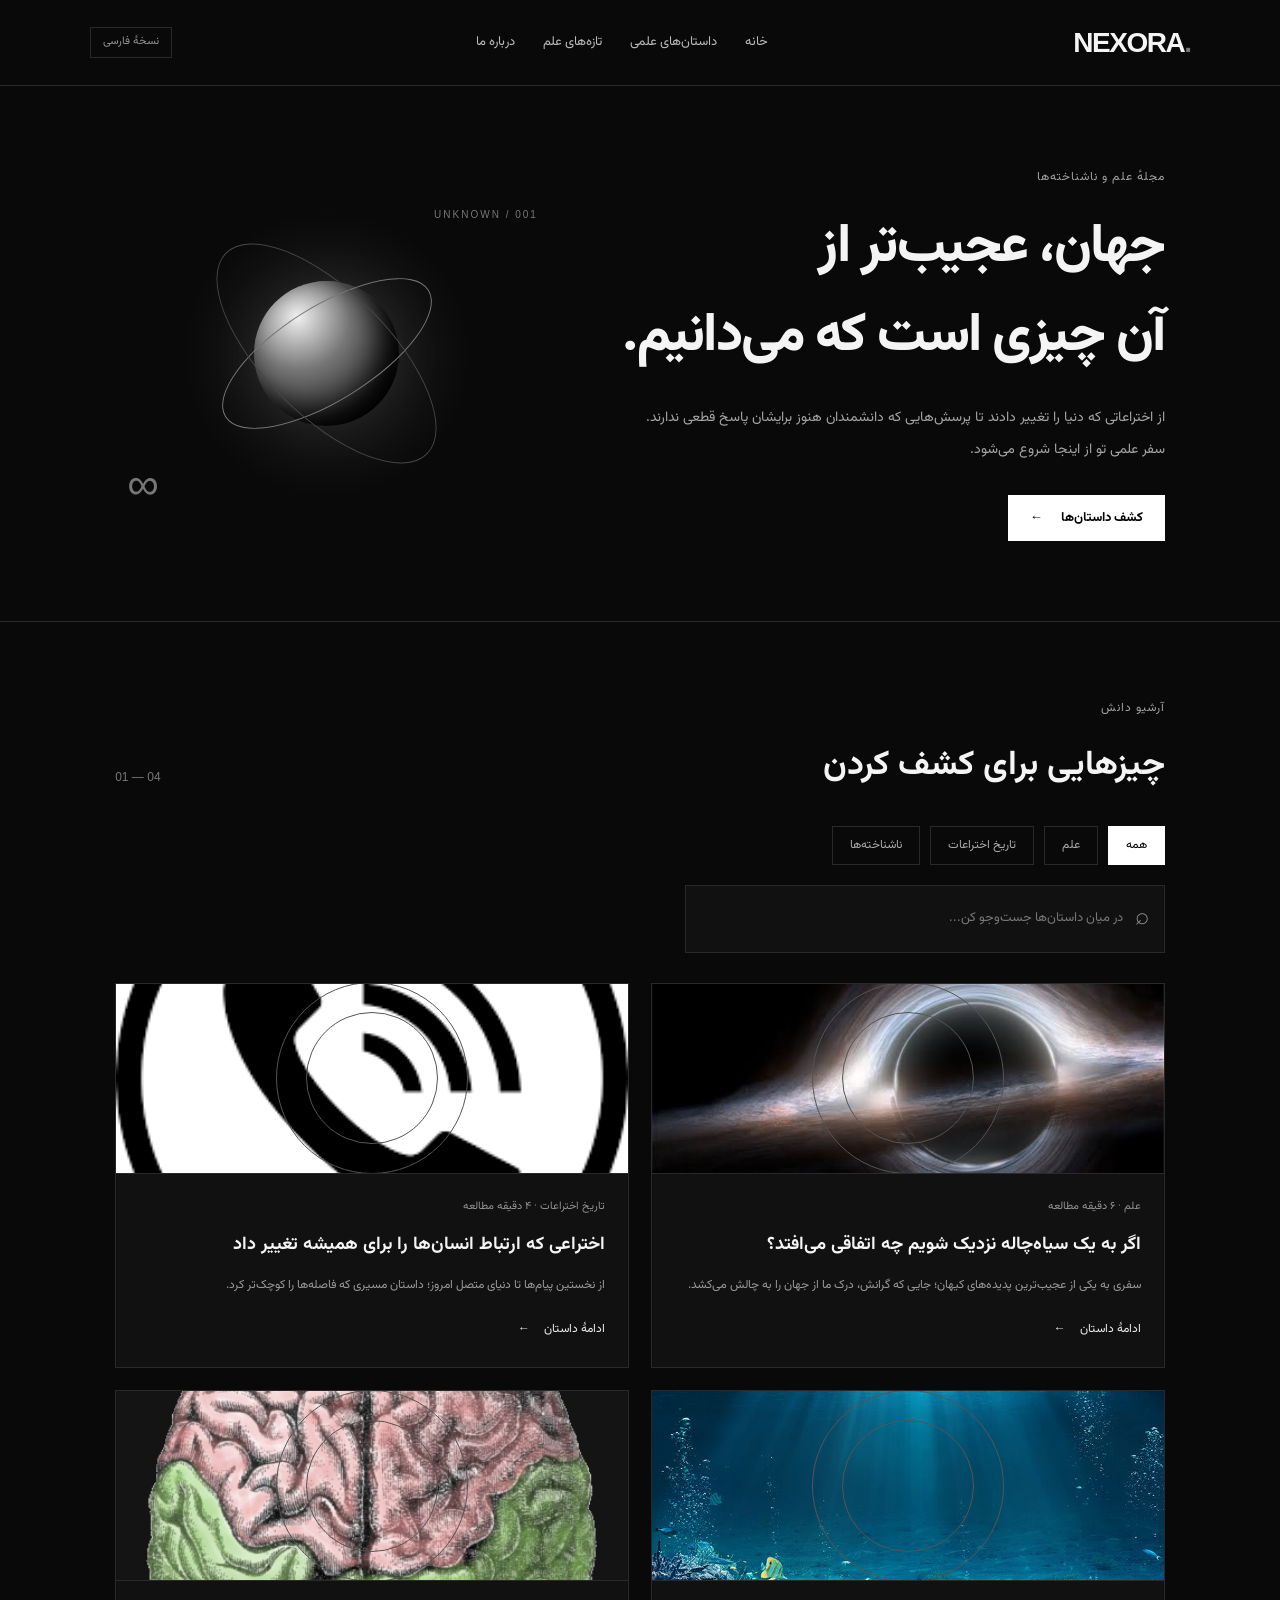
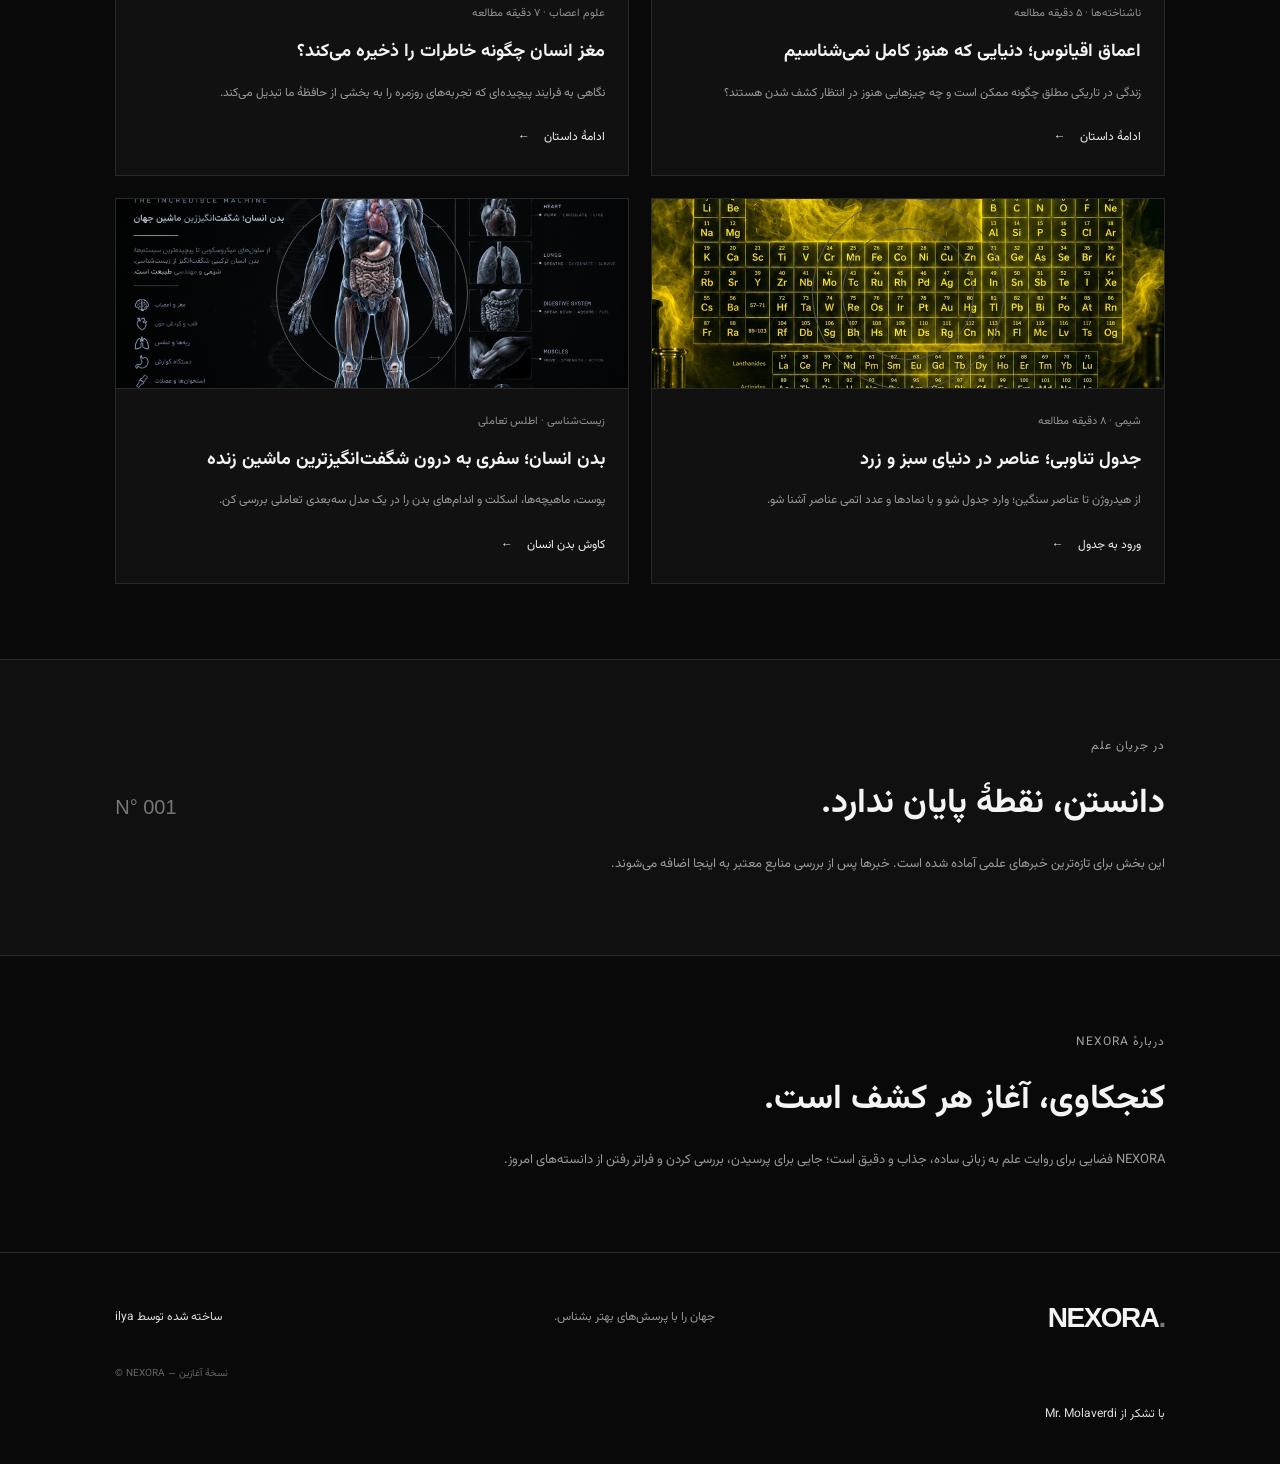
<file: index.html>
<!DOCTYPE html>
<html lang="fa" dir="rtl">
<head>
  <meta charset="UTF-8">
  <meta name="viewport" content="width=device-width, initial-scale=1.0">
  <meta name="description" content="NEXORA، مجله‌ای برای کشف داستان‌های علم، اختراعات و رازهای ناشناخته.">
  <title>NEXORA | فراتر از دانسته‌ها</title>
  <link rel="stylesheet" href="style.css">
</head>
<body>
  <header class="topbar">
    <a class="logo" href="#">NEXORA<span>.</span></a>
    <nav>
      <a href="#home">خانه</a>
      <a href="#stories">داستان‌های علمی</a>
      <a href="#news">تازه‌های علم</a>
      <a href="#about">درباره ما</a>
    </nav>
    <span class="edition">نسخهٔ فارسی</span>
  </header>

  <main>
    <section class="hero" id="home">
      <div class="hero-copy">
        <p class="eyebrow">مجلهٔ علم و ناشناخته‌ها</p>
        <h1>جهان، عجیب‌تر از<br>آن چیزی است که می‌دانیم.</h1>
        <p class="hero-description">
          از اختراعاتی که دنیا را تغییر دادند تا پرسش‌هایی که
          دانشمندان هنوز برایشان پاسخ قطعی ندارند.
          سفر علمی تو از اینجا شروع می‌شود.
        </p>
        <a class="hero-button" href="#stories">کشف داستان‌ها <span>←</span></a>
      </div>
      <div class="hero-art" aria-label="تصویر انتزاعی از جهان و فضا">
        <div class="orbit orbit-one"></div>
        <div class="orbit orbit-two"></div>
        <div class="planet"></div>
        <span class="art-label">UNKNOWN / 001</span>
        <span class="art-number">∞</span>
      </div>
    </section>

    <section class="latest section" id="stories">
      <div class="section-heading">
        <div>
          <p class="eyebrow">آرشیو دانش</p>
          <h2>چیزهایی برای کشف کردن</h2>
        </div>
        <span class="section-count">01 — 04</span>
      </div>

      <div class="filters" aria-label="دسته‌بندی مقالات">
        <button class="filter active" data-category="all">همه</button>
        <button class="filter" data-category="science">علم</button>
        <button class="filter" data-category="history">تاریخ اختراعات</button>
        <button class="filter" data-category="mystery">ناشناخته‌ها</button>
      </div>

      <label class="search-box">
        <span>⌕</span>
        <input id="searchInput" type="search" placeholder="در میان داستان‌ها جست‌وجو کن..." aria-label="جست‌وجوی مقالات">
      </label>

      <div class="article-grid" id="articleGrid">
        <article class="article-card" data-category="science">
          <div class="card-art art-space" style="overflow:hidden"><img src="assets/inventions-cover.jpg" alt="سیاه‌چاله و قرص برافزایشی آن" loading="lazy" style="width:100%;height:100%;object-fit:cover;display:block"></div>
          <div class="card-content">
            <p class="card-meta">علم · ۶ دقیقه مطالعه</p>
            <h3>اگر به یک سیاه‌چاله نزدیک شویم چه اتفاقی می‌افتد؟</h3>
            <p>سفری به یکی از عجیب‌ترین پدیده‌های کیهان؛ جایی که گرانش، درک ما از جهان را به چالش می‌کشد.</p>
            <a href="articles/blackhole.html" class="read-link">ادامهٔ داستان <span>←</span></a>
          </div>
        </article>

        <article class="article-card" data-category="history">
          <div class="card-art art-invention" style="overflow:hidden"><img src="assets/blackhole-cover.png" alt="تلفن و امواج ارتباطی" loading="lazy" style="width:100%;height:100%;object-fit:cover;display:block"></div>
          <div class="card-content">
            <p class="card-meta">تاریخ اختراعات · ۴ دقیقه مطالعه</p>
            <h3>اختراعی که ارتباط انسان‌ها را برای همیشه تغییر داد</h3>
            <p>از نخستین پیام‌ها تا دنیای متصل امروز؛ داستان مسیری که فاصله‌ها را کوچک‌تر کرد.</p>
            <a href="articles/inventions.html" class="read-link">ادامهٔ داستان <span>←</span></a>
          </div>
        </article>

        <article class="article-card" data-category="mystery">
          <div class="card-art art-ocean" style="overflow:hidden"><img src="assets/ocean-cover.jpg" alt="نمایی از اعماق اقیانوس" loading="lazy" style="width:100%;height:100%;object-fit:cover;display:block"></div>
          <div class="card-content">
            <p class="card-meta">ناشناخته‌ها · ۵ دقیقه مطالعه</p>
            <h3>اعماق اقیانوس؛ دنیایی که هنوز کامل نمی‌شناسیم</h3>
            <p>زندگی در تاریکی مطلق چگونه ممکن است و چه چیزهایی هنوز در انتظار کشف شدن هستند؟</p>
            <a href="articles/ocean.html" class="read-link">ادامهٔ داستان <span>←</span></a>
          </div>
        </article>

        <article class="article-card" data-category="science">
          <div class="card-art art-brain" style="overflow:hidden"><img src="assets/brain-cover.png" alt="تصویر بخش‌های مختلف مغز انسان" loading="lazy" style="width:100%;height:100%;object-fit:cover;display:block"></div>
          <div class="card-content">
            <p class="card-meta">علوم اعصاب · ۷ دقیقه مطالعه</p>
            <h3>مغز انسان چگونه خاطرات را ذخیره می‌کند؟</h3>
            <p>نگاهی به فرایند پیچیده‌ای که تجربه‌های روزمره را به بخشی از حافظهٔ ما تبدیل می‌کند.</p>
            <a href="articles/brain.html" class="read-link">ادامهٔ داستان <span>←</span></a>
          </div>
        </article>

        <article class="article-card" data-category="science">
          <div class="card-art art-periodic" style="background:#111"><img src="assets/periodic-table-cover.png" alt="جدول تناوبی عناصر شیمیایی" loading="lazy" style="width:100%;height:100%;object-fit:cover;display:block"></div>
          <div class="card-content">
            <p class="card-meta">شیمی · ۸ دقیقه مطالعه</p>
            <h3>جدول تناوبی؛ عناصر در دنیای سبز و زرد</h3>
            <p>از هیدروژن تا عناصر سنگین؛ وارد جدول شو و با نمادها و عدد اتمی عناصر آشنا شو.</p>
            <a href="articles/periodic-table.html" class="read-link">ورود به جدول <span>←</span></a>
          </div>
        </article>
        <article class="article-card" data-category="science">
          <div class="card-art" style="background:#111;overflow:hidden"><img src="assets/human-body-cover.png" alt="اطلس تصویری بدن انسان" loading="lazy" style="width:100%;height:100%;object-fit:cover;display:block"></div>
          <div class="card-content">
            <p class="card-meta">زیست‌شناسی · اطلس تعاملی</p>
            <h3>بدن انسان؛ سفری به درون شگفت‌انگیزترین ماشین زنده</h3>
            <p>پوست، ماهیچه‌ها، اسکلت و اندام‌های بدن را در یک مدل سه‌بعدی تعاملی بررسی کن.</p>
            <a href="articles/human-body.html" class="read-link">کاوش بدن انسان <span>←</span></a>
          </div>
        </article>
      </div>
      <p id="emptyMessage" class="empty-message" hidden>مقاله‌ای با این مشخصات پیدا نشد.</p>
    </section>

    <section class="news section" id="news">
      <div>
        <p class="eyebrow">در جریان علم</p>
        <h2>دانستن، نقطهٔ پایان ندارد.</h2>
        <p>این بخش برای تازه‌ترین خبرهای علمی آماده شده است. خبرها پس از بررسی منابع معتبر به اینجا اضافه می‌شوند.</p>
      </div>
      <span class="news-symbol">N° 001</span>
    </section>

    <section class="about section" id="about">
      <p class="eyebrow">دربارهٔ NEXORA</p>
      <h2>کنجکاوی، آغاز هر کشف است.</h2>
      <p>NEXORA فضایی برای روایت علم به زبانی ساده، جذاب و دقیق است؛ جایی برای پرسیدن، بررسی کردن و فراتر رفتن از دانسته‌های امروز.</p>
    </section>
  </main>

  <footer>
    <a class="logo" href="#">NEXORA<span>.</span></a>
    <p>جهان را با پرسش‌های بهتر بشناس.</p>
    <p class="credit">ساخته شده توسط ilya</p>
    <small>© NEXORA — نسخهٔ آغازین</small>
  <p class="credit">با تشکر از Mr. Molaverdi</p>
</footer>

  <script src="script.js"></script>
</body>
</html>
</file>
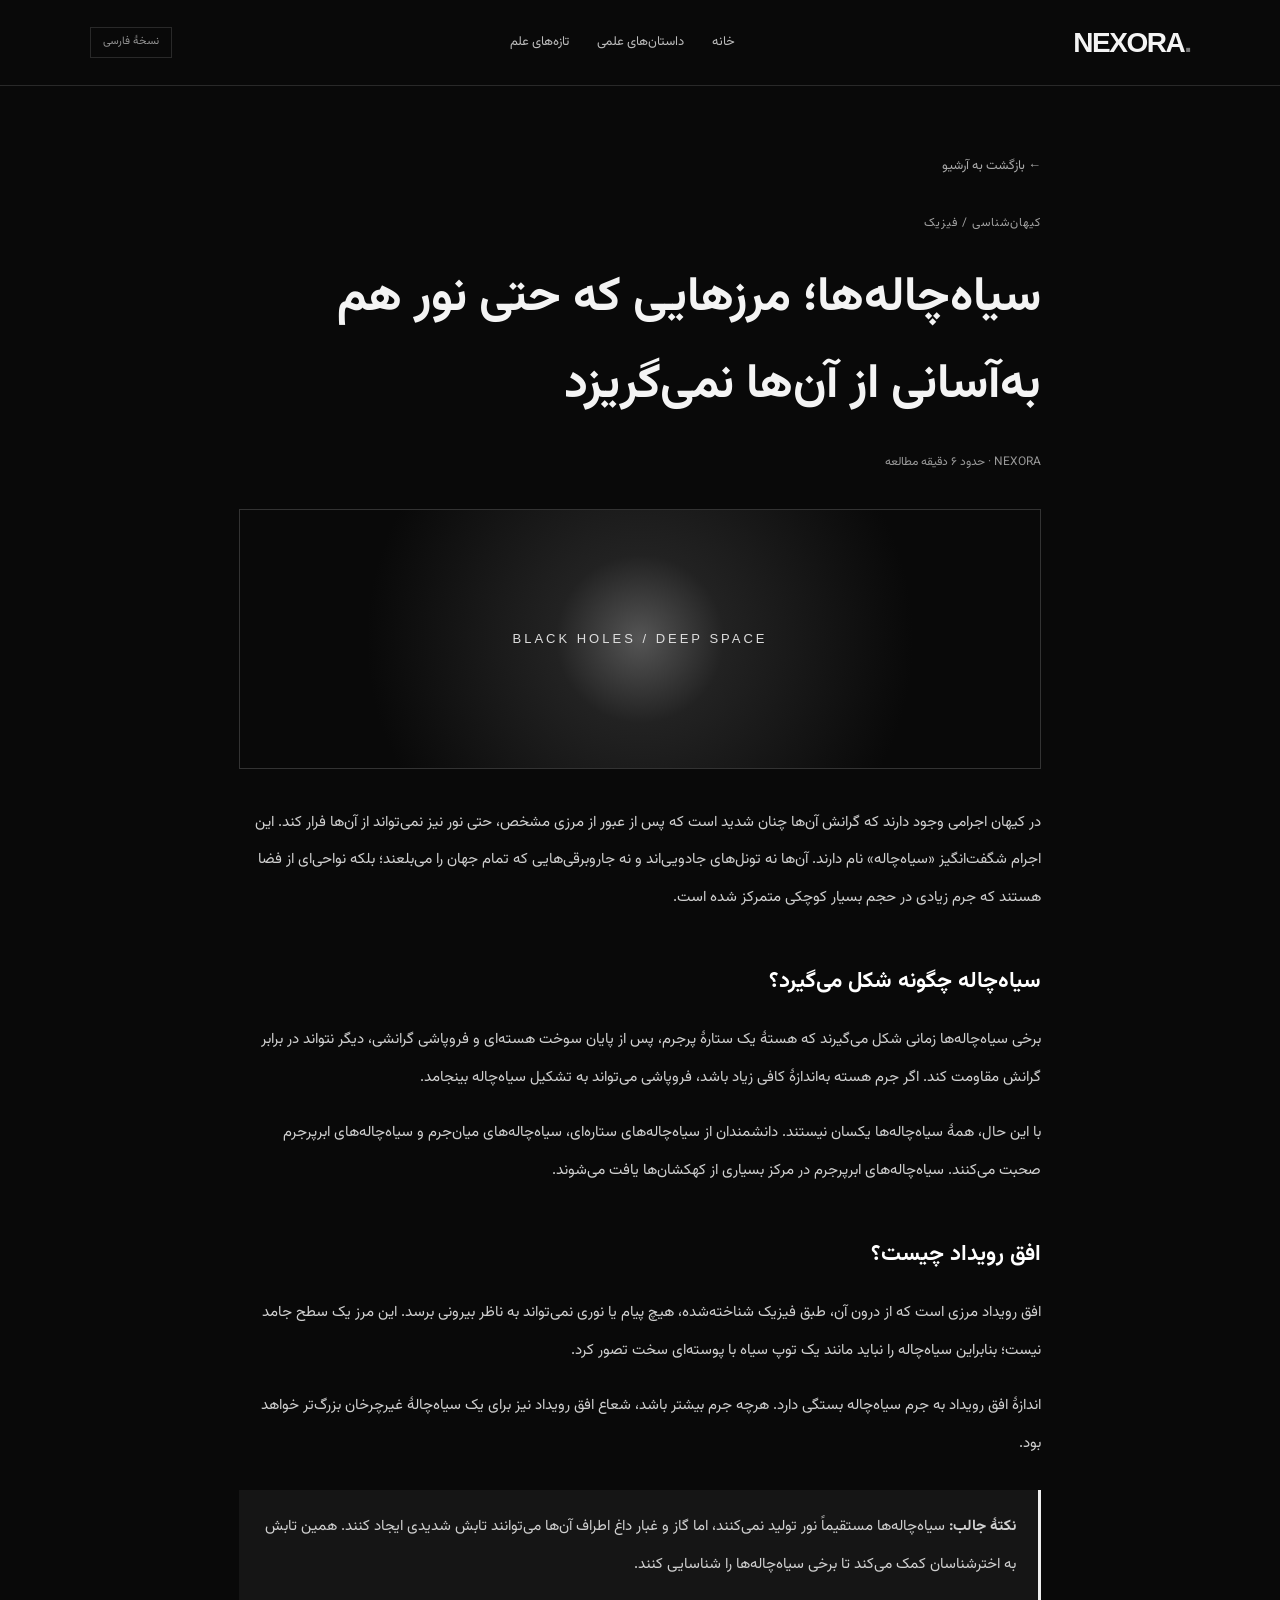
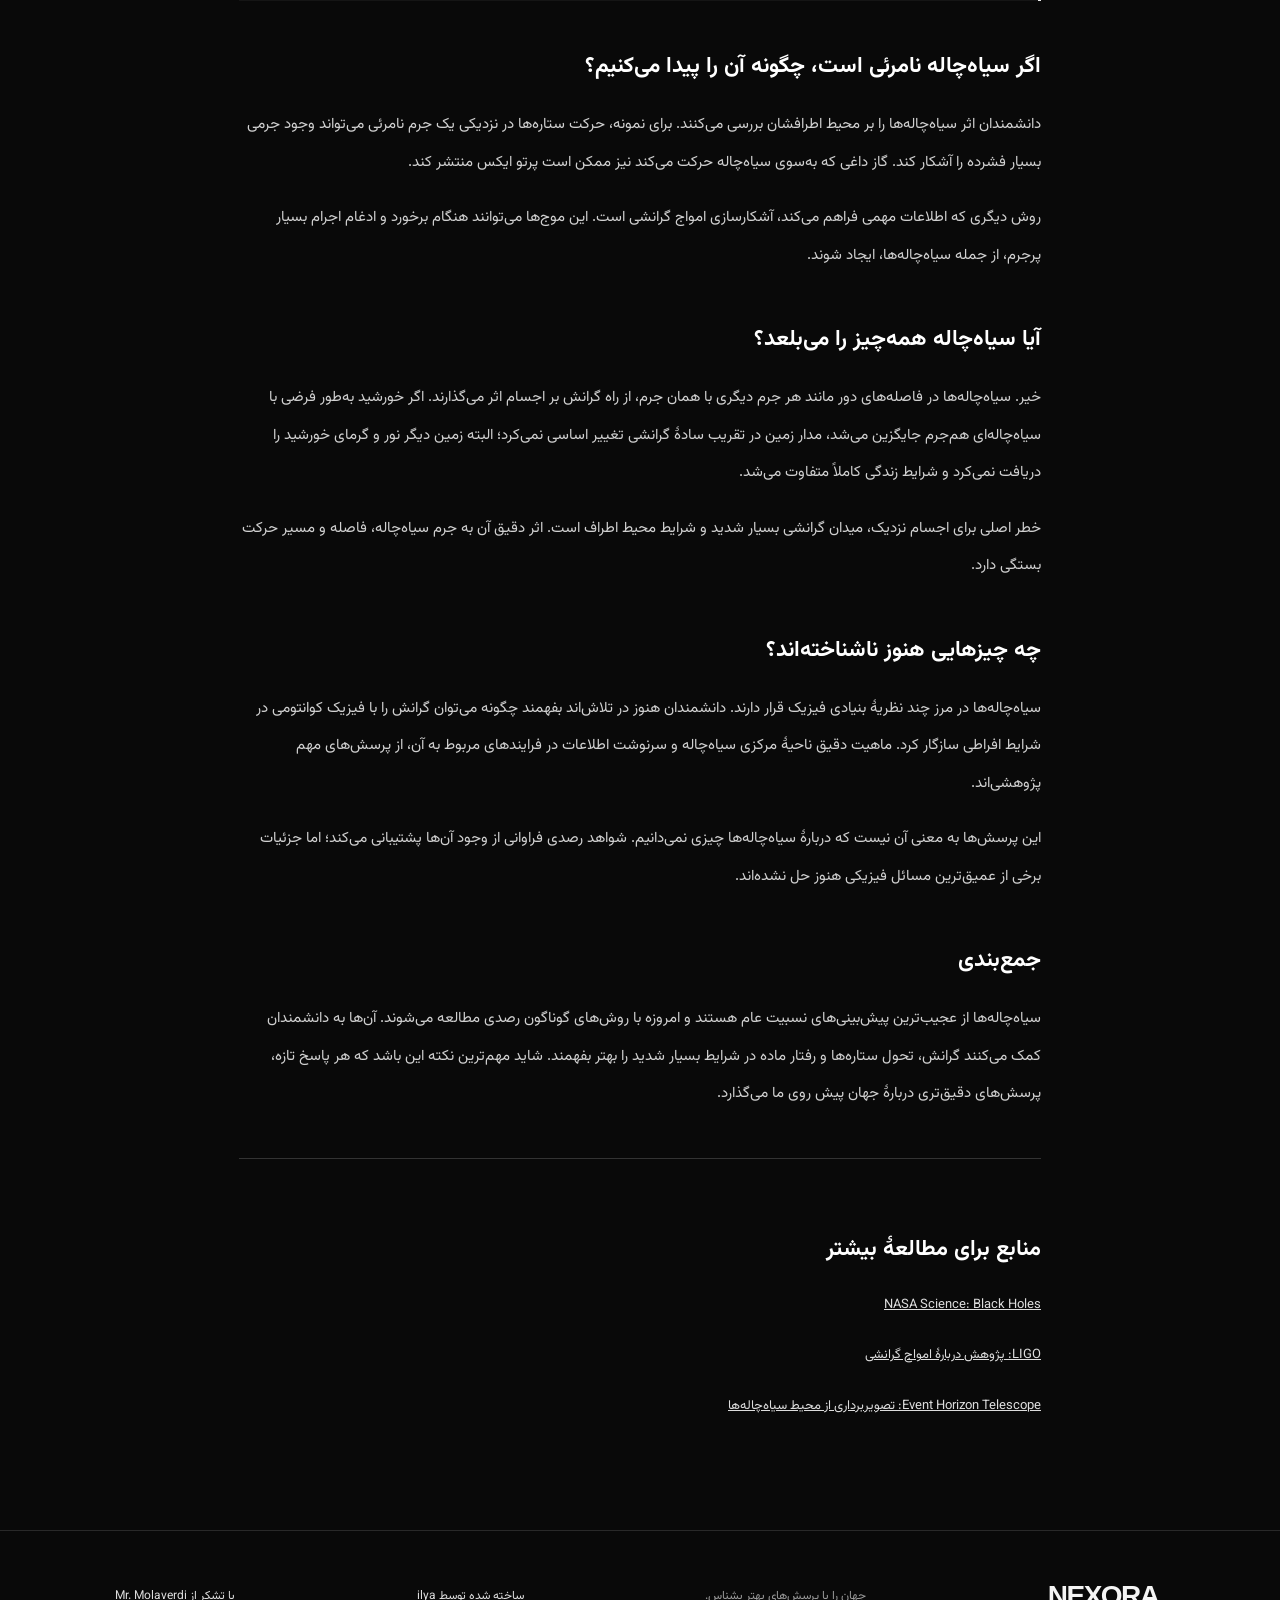
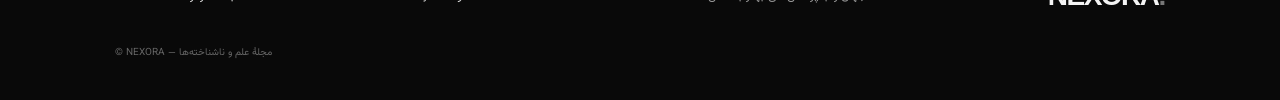
<file: articles/blackhole.html>
<!DOCTYPE html>
<html lang="fa" dir="rtl">
<head>
  <meta charset="UTF-8">
  <meta name="viewport" content="width=device-width, initial-scale=1.0">
  <meta name="description" content="سیاه‌چاله چیست؟ با افق رویداد، گرانش شدید و روش‌های کشف این اجرام کیهانی آشنا شوید.">
  <title>سیاه‌چاله‌ها؛ مرزهای ناشناختهٔ کیهان | NEXORA</title>
  <link rel="stylesheet" href="../style.css">
  <style>
    .article-page {
      max-width: 850px;
      margin: auto;
      padding: 65px 24px 90px;
    }
    .back-link {
      color: #aaa;
      font-size: 13px;
    }
    .article-page h1 {
      font-size: clamp(30px, 5vw, 48px);
      line-height: 1.8;
      margin: 22px 0;
    }
    .article-meta {
      color: #999;
      font-size: 12px;
      margin-bottom: 35px;
    }
    .article-hero {
      min-height: 260px;
      display: grid;
      place-items: center;
      margin-bottom: 35px;
      border: 1px solid #333;
      background: radial-gradient(circle, #555 0%, #222 20%, #090909 65%);
      font: 13px Arial, sans-serif;
      letter-spacing: 3px;
      color: #ddd;
    }
    .article-body {
      font-size: 15px;
      line-height: 2.5;
      color: #d0d0d0;
    }
    .article-body h2 {
      color: #fff;
      font-size: 22px;
      margin: 38px 0 12px;
    }
    .article-body p {
      margin-bottom: 18px;
    }
    .fact {
      padding: 18px 22px;
      margin: 28px 0;
      border-right: 3px solid #eee;
      background: #151515;
    }
    .sources {
      border-top: 1px solid #333;
      margin-top: 45px;
      padding-top: 25px;
      font-size: 13px;
    }
    .sources a {
      color: #ddd;
      text-decoration: underline;
    }
    @media (max-width: 600px) {
      .article-page {
        padding: 40px 20px 60px;
      }
      .article-hero {
        min-height: 190px;
      }
    }
  </style>
</head>
<body>
  <header class="topbar">
    <a class="logo" href="../index.html">NEXORA<span>.</span></a>
    <nav>
      <a href="../index.html">خانه</a>
      <a href="../index.html#stories">داستان‌های علمی</a>
      <a href="../index.html#news">تازه‌های علم</a>
    </nav>
    <span class="edition">نسخهٔ فارسی</span>
  </header>

  <main class="article-page">
    <a class="back-link" href="../index.html#stories">← بازگشت به آرشیو</a>

    <p class="eyebrow" style="margin-top: 30px;">کیهان‌شناسی / فیزیک</p>
    <h1>سیاه‌چاله‌ها؛ مرزهایی که حتی نور هم به‌آسانی از آن‌ها نمی‌گریزد</h1>
    <p class="article-meta">NEXORA · حدود ۶ دقیقه مطالعه</p>

    <div class="article-hero">BLACK HOLES / DEEP SPACE</div>

    <article class="article-body">
      <p>
        در کیهان اجرامی وجود دارند که گرانش آن‌ها چنان شدید است که پس از عبور
        از مرزی مشخص، حتی نور نیز نمی‌تواند از آن‌ها فرار کند. این اجرام
        شگفت‌انگیز «سیاه‌چاله» نام دارند. آن‌ها نه تونل‌های جادویی‌اند و نه
        جاروبرقی‌هایی که تمام جهان را می‌بلعند؛ بلکه نواحی‌ای از فضا هستند
        که جرم زیادی در حجم بسیار کوچکی متمرکز شده است.
      </p>

      <h2>سیاه‌چاله چگونه شکل می‌گیرد؟</h2>
      <p>
        برخی سیاه‌چاله‌ها زمانی شکل می‌گیرند که هستهٔ یک ستارهٔ پرجرم،
        پس از پایان سوخت هسته‌ای و فروپاشی گرانشی، دیگر نتواند در برابر
        گرانش مقاومت کند. اگر جرم هسته به‌اندازهٔ کافی زیاد باشد، فروپاشی
        می‌تواند به تشکیل سیاه‌چاله بینجامد.
      </p>
      <p>
        با این حال، همهٔ سیاه‌چاله‌ها یکسان نیستند. دانشمندان از سیاه‌چاله‌های
        ستاره‌ای، سیاه‌چاله‌های میان‌جرم و سیاه‌چاله‌های ابرپرجرم صحبت می‌کنند.
        سیاه‌چاله‌های ابرپرجرم در مرکز بسیاری از کهکشان‌ها یافت می‌شوند.
      </p>

      <h2>افق رویداد چیست؟</h2>
      <p>
        افق رویداد مرزی است که از درون آن، طبق فیزیک شناخته‌شده، هیچ پیام یا
        نوری نمی‌تواند به ناظر بیرونی برسد. این مرز یک سطح جامد نیست؛ بنابراین
        سیاه‌چاله را نباید مانند یک توپ سیاه با پوسته‌ای سخت تصور کرد.
      </p>
      <p>
        اندازهٔ افق رویداد به جرم سیاه‌چاله بستگی دارد. هرچه جرم بیشتر باشد،
        شعاع افق رویداد نیز برای یک سیاه‌چالهٔ غیرچرخان بزرگ‌تر خواهد بود.
      </p>

      <div class="fact">
        <strong>نکتهٔ جالب:</strong>
        سیاه‌چاله‌ها مستقیماً نور تولید نمی‌کنند، اما گاز و غبار داغ اطراف
        آن‌ها می‌توانند تابش شدیدی ایجاد کنند. همین تابش به اخترشناسان کمک
        می‌کند تا برخی سیاه‌چاله‌ها را شناسایی کنند.
      </div>

      <h2>اگر سیاه‌چاله نامرئی است، چگونه آن را پیدا می‌کنیم؟</h2>
      <p>
        دانشمندان اثر سیاه‌چاله‌ها را بر محیط اطرافشان بررسی می‌کنند.
        برای نمونه، حرکت ستاره‌ها در نزدیکی یک جرم نامرئی می‌تواند وجود
        جرمی بسیار فشرده را آشکار کند. گاز داغی که به‌سوی سیاه‌چاله حرکت
        می‌کند نیز ممکن است پرتو ایکس منتشر کند.
      </p>
      <p>
        روش دیگری که اطلاعات مهمی فراهم می‌کند، آشکارسازی امواج گرانشی است.
        این موج‌ها می‌توانند هنگام برخورد و ادغام اجرام بسیار پرجرم،
        از جمله سیاه‌چاله‌ها، ایجاد شوند.
      </p>

      <h2>آیا سیاه‌چاله همه‌چیز را می‌بلعد؟</h2>
      <p>
        خیر. سیاه‌چاله‌ها در فاصله‌های دور مانند هر جرم دیگری با همان جرم،
        از راه گرانش بر اجسام اثر می‌گذارند. اگر خورشید به‌طور فرضی با
        سیاه‌چاله‌ای هم‌جرم جایگزین می‌شد، مدار زمین در تقریب سادهٔ گرانشی
        تغییر اساسی نمی‌کرد؛ البته زمین دیگر نور و گرمای خورشید را دریافت
        نمی‌کرد و شرایط زندگی کاملاً متفاوت می‌شد.
      </p>
      <p>
        خطر اصلی برای اجسام نزدیک، میدان گرانشی بسیار شدید و شرایط محیط
        اطراف است. اثر دقیق آن به جرم سیاه‌چاله، فاصله و مسیر حرکت بستگی دارد.
      </p>

      <h2>چه چیزهایی هنوز ناشناخته‌اند؟</h2>
      <p>
        سیاه‌چاله‌ها در مرز چند نظریهٔ بنیادی فیزیک قرار دارند. دانشمندان
        هنوز در تلاش‌اند بفهمند چگونه می‌توان گرانش را با فیزیک کوانتومی
        در شرایط افراطی سازگار کرد. ماهیت دقیق ناحیهٔ مرکزی سیاه‌چاله و
        سرنوشت اطلاعات در فرایندهای مربوط به آن، از پرسش‌های مهم پژوهشی‌اند.
      </p>
      <p>
        این پرسش‌ها به معنی آن نیست که دربارهٔ سیاه‌چاله‌ها چیزی نمی‌دانیم.
        شواهد رصدی فراوانی از وجود آن‌ها پشتیبانی می‌کند؛ اما جزئیات برخی
        از عمیق‌ترین مسائل فیزیکی هنوز حل نشده‌اند.
      </p>

      <h2>جمع‌بندی</h2>
      <p>
        سیاه‌چاله‌ها از عجیب‌ترین پیش‌بینی‌های نسبیت عام هستند و امروزه با
        روش‌های گوناگون رصدی مطالعه می‌شوند. آن‌ها به دانشمندان کمک می‌کنند
        گرانش، تحول ستاره‌ها و رفتار ماده در شرایط بسیار شدید را بهتر بفهمند.
        شاید مهم‌ترین نکته این باشد که هر پاسخ تازه، پرسش‌های دقیق‌تری دربارهٔ
        جهان پیش روی ما می‌گذارد.
      </p>

      <div class="sources">
        <h2>منابع برای مطالعهٔ بیشتر</h2>
        <p>
          <a href="https://science.nasa.gov/universe/black-holes/" target="_blank" rel="noopener noreferrer">NASA Science: Black Holes</a>
        </p>
        <p>
          <a href="https://www.ligo.caltech.edu/" target="_blank" rel="noopener noreferrer">LIGO: پژوهش دربارهٔ امواج گرانشی</a>
        </p>
        <p>
          <a href="https://eventhorizontelescope.org/" target="_blank" rel="noopener noreferrer">Event Horizon Telescope: تصویربرداری از محیط سیاه‌چاله‌ها</a>
        </p>
      </div>
    </article>
  </main>

  <footer>
    <a class="logo" href="../index.html">NEXORA<span>.</span></a>
    <p>جهان را با پرسش‌های بهتر بشناس.</p>
    <p class="credit">ساخته شده توسط ilya</p>
    <p class="credit">با تشکر از Mr. Molaverdi</p>
    <small>© NEXORA — مجلهٔ علم و ناشناخته‌ها</small>
</footer>
</body>
</html>
</file>
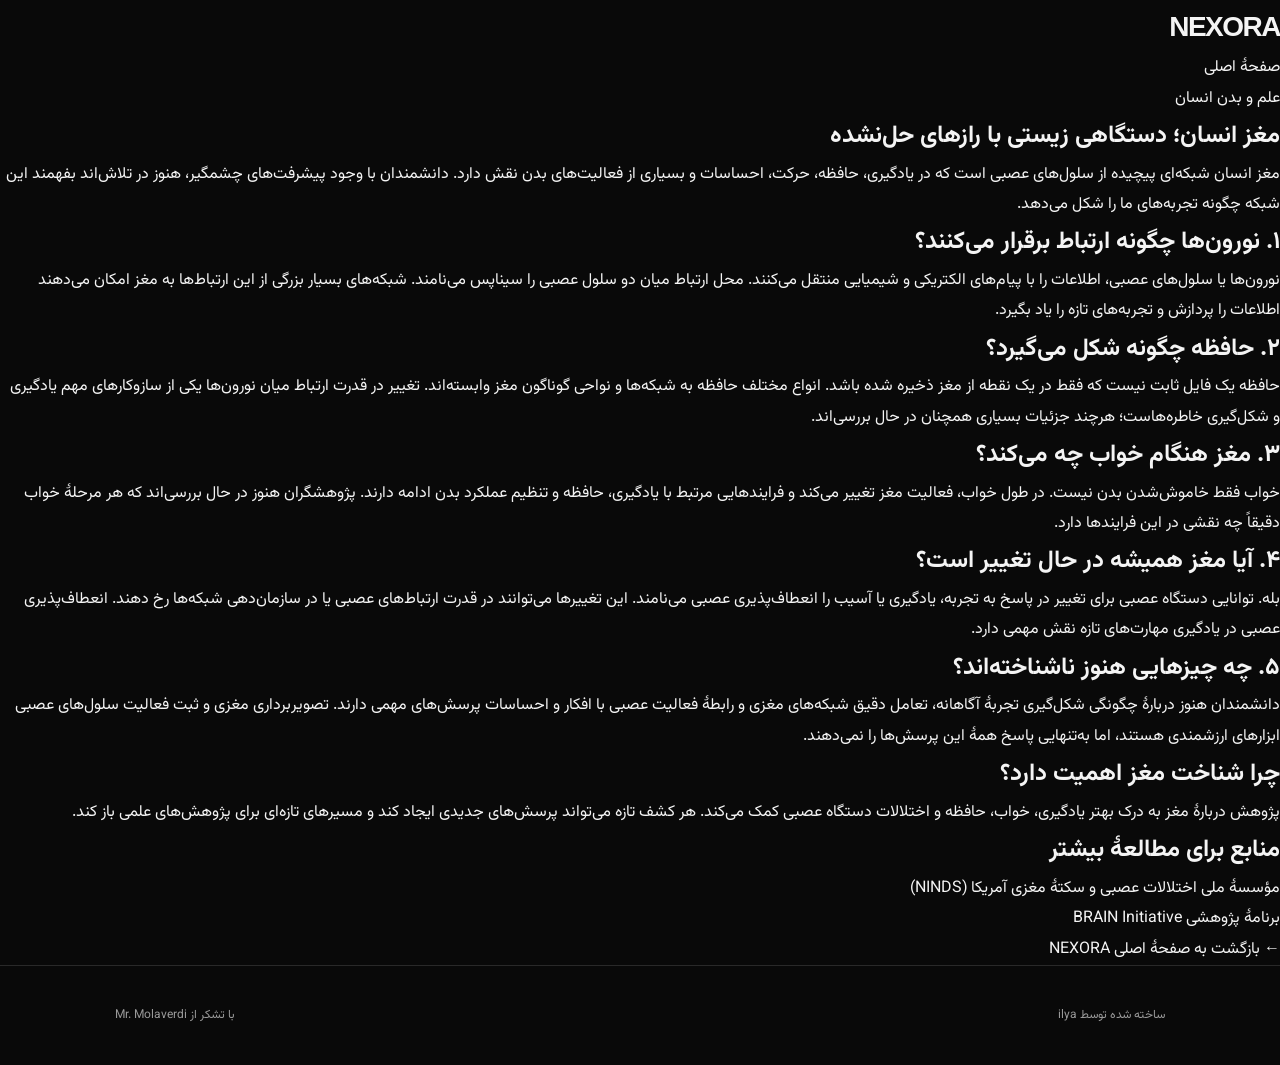
<file: articles/brain.html>
<!DOCTYPE html>
<html lang="fa" dir="rtl">
<head>
  <meta charset="UTF-8">
  <meta name="viewport" content="width=device-width, initial-scale=1.0">
  <title>مغز انسان | NEXORA</title>
  <link rel="stylesheet" href="../style.css">
</head>
<body>
  <header class="site-header">
    <a class="logo" href="../index.html">NEXORA</a>
    <nav>
      <a href="../index.html">صفحهٔ اصلی</a>
    </nav>
  </header>

  <main class="article-page">
    <article>
      <p>علم و بدن انسان</p>
      <h1>مغز انسان؛ دستگاهی زیستی با رازهای حل‌نشده</h1>

      <p>مغز انسان شبکه‌ای پیچیده از سلول‌های عصبی است که در یادگیری، حافظه، حرکت، احساسات و بسیاری از فعالیت‌های بدن نقش دارد. دانشمندان با وجود پیشرفت‌های چشمگیر، هنوز در تلاش‌اند بفهمند این شبکه چگونه تجربه‌های ما را شکل می‌دهد.</p>

      <h2>۱. نورون‌ها چگونه ارتباط برقرار می‌کنند؟</h2>
      <p>نورون‌ها یا سلول‌های عصبی، اطلاعات را با پیام‌های الکتریکی و شیمیایی منتقل می‌کنند. محل ارتباط میان دو سلول عصبی را سیناپس می‌نامند. شبکه‌های بسیار بزرگی از این ارتباط‌ها به مغز امکان می‌دهند اطلاعات را پردازش و تجربه‌های تازه را یاد بگیرد.</p>

      <h2>۲. حافظه چگونه شکل می‌گیرد؟</h2>
      <p>حافظه یک فایل ثابت نیست که فقط در یک نقطه از مغز ذخیره شده باشد. انواع مختلف حافظه به شبکه‌ها و نواحی گوناگون مغز وابسته‌اند. تغییر در قدرت ارتباط میان نورون‌ها یکی از سازوکارهای مهم یادگیری و شکل‌گیری خاطره‌هاست؛ هرچند جزئیات بسیاری همچنان در حال بررسی‌اند.</p>

      <h2>۳. مغز هنگام خواب چه می‌کند؟</h2>
      <p>خواب فقط خاموش‌شدن بدن نیست. در طول خواب، فعالیت مغز تغییر می‌کند و فرایندهایی مرتبط با یادگیری، حافظه و تنظیم عملکرد بدن ادامه دارند. پژوهشگران هنوز در حال بررسی‌اند که هر مرحلهٔ خواب دقیقاً چه نقشی در این فرایندها دارد.</p>

      <h2>۴. آیا مغز همیشه در حال تغییر است؟</h2>
      <p>بله. توانایی دستگاه عصبی برای تغییر در پاسخ به تجربه، یادگیری یا آسیب را انعطاف‌پذیری عصبی می‌نامند. این تغییرها می‌توانند در قدرت ارتباط‌های عصبی یا در سازمان‌دهی شبکه‌ها رخ دهند. انعطاف‌پذیری عصبی در یادگیری مهارت‌های تازه نقش مهمی دارد.</p>

      <h2>۵. چه چیزهایی هنوز ناشناخته‌اند؟</h2>
      <p>دانشمندان هنوز دربارهٔ چگونگی شکل‌گیری تجربهٔ آگاهانه، تعامل دقیق شبکه‌های مغزی و رابطهٔ فعالیت عصبی با افکار و احساسات پرسش‌های مهمی دارند. تصویربرداری مغزی و ثبت فعالیت سلول‌های عصبی ابزارهای ارزشمندی هستند، اما به‌تنهایی پاسخ همهٔ این پرسش‌ها را نمی‌دهند.</p>

      <h2>چرا شناخت مغز اهمیت دارد؟</h2>
      <p>پژوهش دربارهٔ مغز به درک بهتر یادگیری، خواب، حافظه و اختلالات دستگاه عصبی کمک می‌کند. هر کشف تازه می‌تواند پرسش‌های جدیدی ایجاد کند و مسیرهای تازه‌ای برای پژوهش‌های علمی باز کند.</p>

      <h2>منابع برای مطالعهٔ بیشتر</h2>
      <ul>
        <li><a href="https://www.ninds.nih.gov/" target="_blank" rel="noopener noreferrer">مؤسسهٔ ملی اختلالات عصبی و سکتهٔ مغزی آمریکا (NINDS)</a></li>
        <li><a href="https://braininitiative.nih.gov/" target="_blank" rel="noopener noreferrer">برنامهٔ پژوهشی BRAIN Initiative</a></li>
      </ul>

      <p><a href="../index.html">← بازگشت به صفحهٔ اصلی NEXORA</a></p>
    </article>
  </main>

  <footer>
    <p>ساخته شده توسط ilya</p>
    <p>با تشکر از Mr. Molaverdi</p>
  </footer>
</body>
</html>
</file>
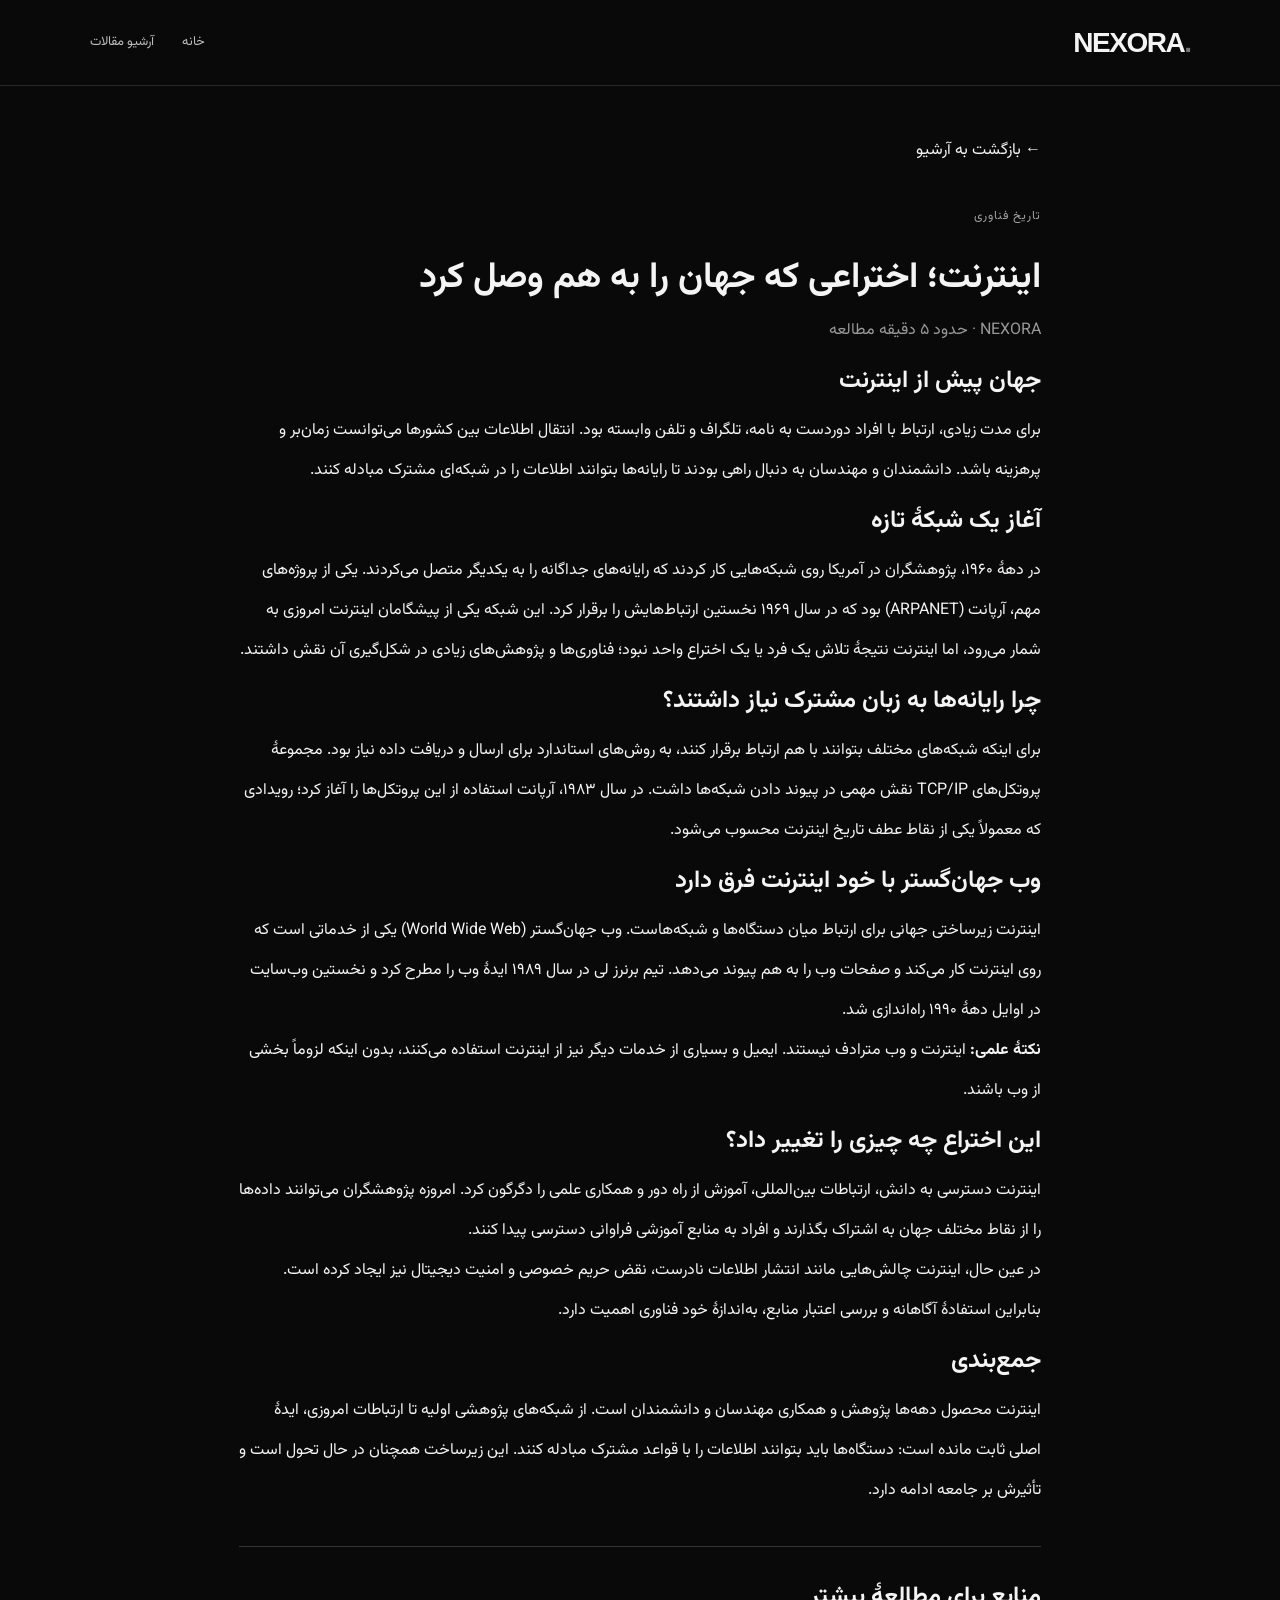
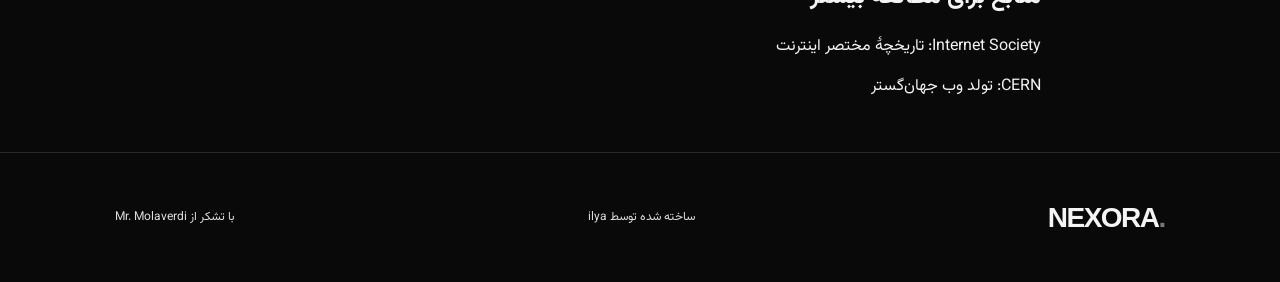
<file: articles/inventions.html>
<!DOCTYPE html>
<html lang="fa" dir="rtl">
<head>
<meta charset="UTF-8">
<meta name="viewport" content="width=device-width, initial-scale=1">
<title>تاریخ اینترنت | NEXORA</title>
<link rel="stylesheet" href="../style.css">
</head>
<body>
<header class="topbar">
<a class="logo" href="../index.html">NEXORA<span>.</span></a>
<nav><a href="../index.html">خانه</a><a href="../index.html#stories">آرشیو مقالات</a></nav>
</header>
<main style="max-width:850px;margin:auto;padding:45px 24px;line-height:2.5">
<a href="../index.html#stories">← بازگشت به آرشیو</a>
<p class="eyebrow" style="margin-top:30px">تاریخ فناوری</p>
<h1 style="font-size:36px;line-height:1.8">اینترنت؛ اختراعی که جهان را به هم وصل کرد</h1>
<p style="color:#999">NEXORA · حدود ۵ دقیقه مطالعه</p>

<h2>جهان پیش از اینترنت</h2>
<p>برای مدت زیادی، ارتباط با افراد دوردست به نامه، تلگراف و تلفن وابسته بود. انتقال اطلاعات بین کشورها می‌توانست زمان‌بر و پرهزینه باشد. دانشمندان و مهندسان به دنبال راهی بودند تا رایانه‌ها بتوانند اطلاعات را در شبکه‌ای مشترک مبادله کنند.</p>

<h2>آغاز یک شبکهٔ تازه</h2>
<p>در دههٔ ۱۹۶۰، پژوهشگران در آمریکا روی شبکه‌هایی کار کردند که رایانه‌های جداگانه را به یکدیگر متصل می‌کردند. یکی از پروژه‌های مهم، آرپانت (ARPANET) بود که در سال ۱۹۶۹ نخستین ارتباط‌هایش را برقرار کرد. این شبکه یکی از پیشگامان اینترنت امروزی به شمار می‌رود، اما اینترنت نتیجهٔ تلاش یک فرد یا یک اختراع واحد نبود؛ فناوری‌ها و پژوهش‌های زیادی در شکل‌گیری آن نقش داشتند.</p>

<h2>چرا رایانه‌ها به زبان مشترک نیاز داشتند؟</h2>
<p>برای اینکه شبکه‌های مختلف بتوانند با هم ارتباط برقرار کنند، به روش‌های استاندارد برای ارسال و دریافت داده نیاز بود. مجموعهٔ پروتکل‌های TCP/IP نقش مهمی در پیوند دادن شبکه‌ها داشت. در سال ۱۹۸۳، آرپانت استفاده از این پروتکل‌ها را آغاز کرد؛ رویدادی که معمولاً یکی از نقاط عطف تاریخ اینترنت محسوب می‌شود.</p>

<h2>وب جهان‌گستر با خود اینترنت فرق دارد</h2>
<p>اینترنت زیرساختی جهانی برای ارتباط میان دستگاه‌ها و شبکه‌هاست. وب جهان‌گستر (World Wide Web) یکی از خدماتی است که روی اینترنت کار می‌کند و صفحات وب را به هم پیوند می‌دهد. تیم برنرز لی در سال ۱۹۸۹ ایدهٔ وب را مطرح کرد و نخستین وب‌سایت در اوایل دههٔ ۱۹۹۰ راه‌اندازی شد.</p>

<div class="fact"><strong>نکتهٔ علمی:</strong> اینترنت و وب مترادف نیستند. ایمیل و بسیاری از خدمات دیگر نیز از اینترنت استفاده می‌کنند، بدون اینکه لزوماً بخشی از وب باشند.</div>

<h2>این اختراع چه چیزی را تغییر داد؟</h2>
<p>اینترنت دسترسی به دانش، ارتباطات بین‌المللی، آموزش از راه دور و همکاری علمی را دگرگون کرد. امروزه پژوهشگران می‌توانند داده‌ها را از نقاط مختلف جهان به اشتراک بگذارند و افراد به منابع آموزشی فراوانی دسترسی پیدا کنند.</p>
<p>در عین حال، اینترنت چالش‌هایی مانند انتشار اطلاعات نادرست، نقض حریم خصوصی و امنیت دیجیتال نیز ایجاد کرده است. بنابراین استفادهٔ آگاهانه و بررسی اعتبار منابع، به‌اندازهٔ خود فناوری اهمیت دارد.</p>

<h2>جمع‌بندی</h2>
<p>اینترنت محصول دهه‌ها پژوهش و همکاری مهندسان و دانشمندان است. از شبکه‌های پژوهشی اولیه تا ارتباطات امروزی، ایدهٔ اصلی ثابت مانده است: دستگاه‌ها باید بتوانند اطلاعات را با قواعد مشترک مبادله کنند. این زیرساخت همچنان در حال تحول است و تأثیرش بر جامعه ادامه دارد.</p>

<section style="border-top:1px solid #333;margin-top:35px;padding-top:20px">
<h2>منابع برای مطالعهٔ بیشتر</h2>
<p><a href="https://www.internetsociety.org/internet/history-internet/brief-history-internet/" target="_blank" rel="noopener noreferrer">Internet Society: تاریخچهٔ مختصر اینترنت</a></p>
<p><a href="https://home.cern/science/computing/birth-web" target="_blank" rel="noopener noreferrer">CERN: تولد وب جهان‌گستر</a></p>
</section>
</main>
<footer>
<a class="logo" href="../index.html">NEXORA<span>.</span></a>
<p class="credit">ساخته شده توسط ilya</p>
<p class="credit">با تشکر از Mr. Molaverdi</p>
</footer>
</body>
</html>
</file>
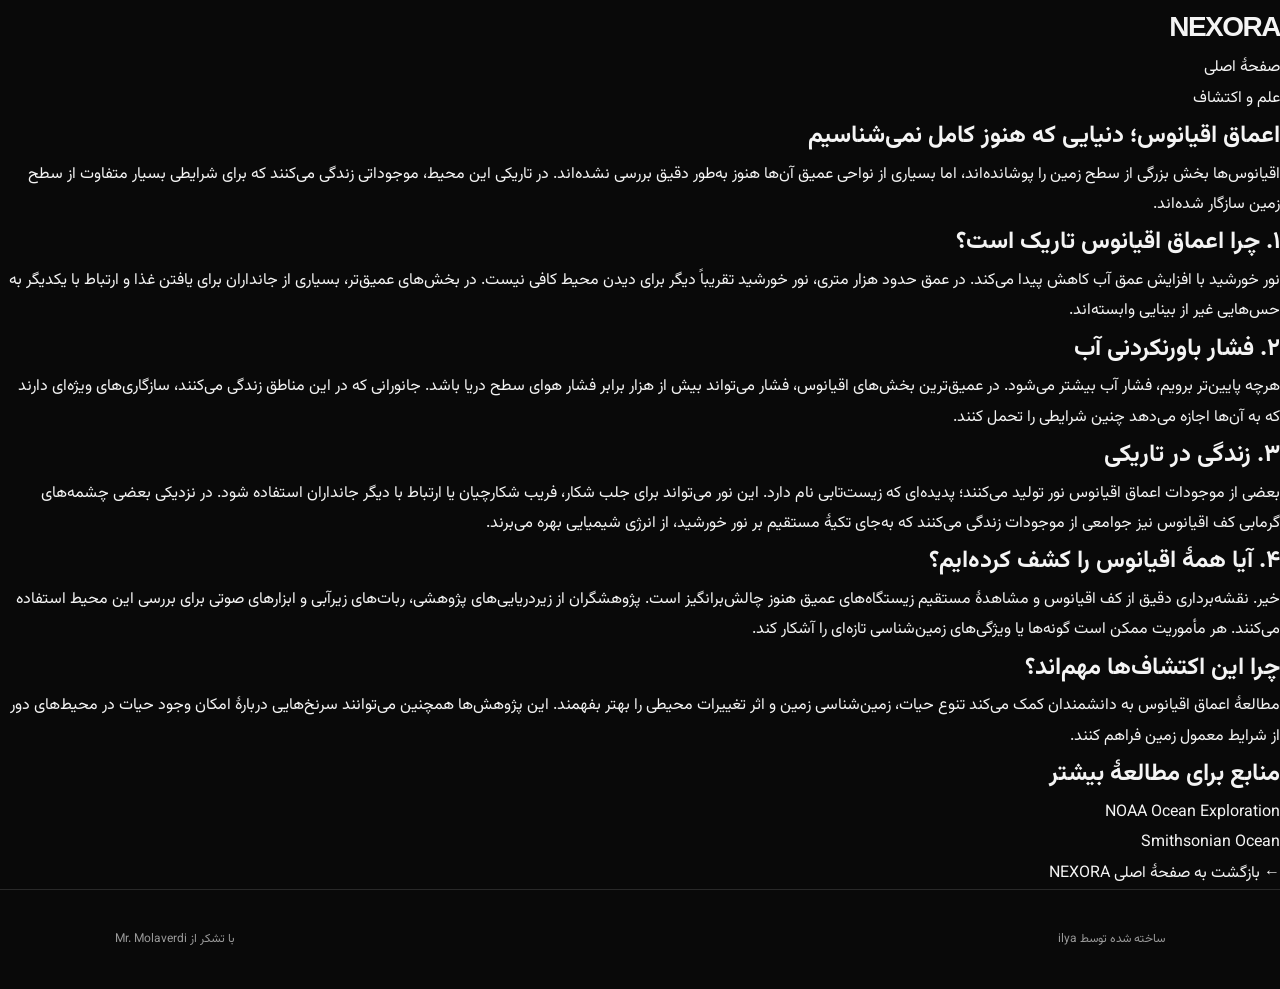
<file: articles/ocean.html>
<!DOCTYPE html>
<html lang="fa" dir="rtl">
<head>
  <meta charset="UTF-8">
  <meta name="viewport" content="width=device-width, initial-scale=1.0">
  <title>اعماق اقیانوس | NEXORA</title>
  <link rel="stylesheet" href="../style.css">
</head>
<body>
  <header class="site-header">
    <a class="logo" href="../index.html">NEXORA</a>
    <nav>
      <a href="../index.html">صفحهٔ اصلی</a>
    </nav>
  </header>

  <main class="article-page">
    <article>
      <p>علم و اکتشاف</p>
      <h1>اعماق اقیانوس؛ دنیایی که هنوز کامل نمی‌شناسیم</h1>
      <p>اقیانوس‌ها بخش بزرگی از سطح زمین را پوشانده‌اند، اما بسیاری از نواحی عمیق آن‌ها هنوز به‌طور دقیق بررسی نشده‌اند. در تاریکی این محیط، موجوداتی زندگی می‌کنند که برای شرایطی بسیار متفاوت از سطح زمین سازگار شده‌اند.</p>

      <h2>۱. چرا اعماق اقیانوس تاریک است؟</h2>
      <p>نور خورشید با افزایش عمق آب کاهش پیدا می‌کند. در عمق حدود هزار متری، نور خورشید تقریباً دیگر برای دیدن محیط کافی نیست. در بخش‌های عمیق‌تر، بسیاری از جانداران برای یافتن غذا و ارتباط با یکدیگر به حس‌هایی غیر از بینایی وابسته‌اند.</p>

      <h2>۲. فشار باورنکردنی آب</h2>
      <p>هرچه پایین‌تر برویم، فشار آب بیشتر می‌شود. در عمیق‌ترین بخش‌های اقیانوس، فشار می‌تواند بیش از هزار برابر فشار هوای سطح دریا باشد. جانورانی که در این مناطق زندگی می‌کنند، سازگاری‌های ویژه‌ای دارند که به آن‌ها اجازه می‌دهد چنین شرایطی را تحمل کنند.</p>

      <h2>۳. زندگی در تاریکی</h2>
      <p>بعضی از موجودات اعماق اقیانوس نور تولید می‌کنند؛ پدیده‌ای که زیست‌تابی نام دارد. این نور می‌تواند برای جلب شکار، فریب شکارچیان یا ارتباط با دیگر جانداران استفاده شود. در نزدیکی بعضی چشمه‌های گرمابی کف اقیانوس نیز جوامعی از موجودات زندگی می‌کنند که به‌جای تکیهٔ مستقیم بر نور خورشید، از انرژی شیمیایی بهره می‌برند.</p>

      <h2>۴. آیا همهٔ اقیانوس را کشف کرده‌ایم؟</h2>
      <p>خیر. نقشه‌برداری دقیق از کف اقیانوس و مشاهدهٔ مستقیم زیستگاه‌های عمیق هنوز چالش‌برانگیز است. پژوهشگران از زیردریایی‌های پژوهشی، ربات‌های زیرآبی و ابزارهای صوتی برای بررسی این محیط استفاده می‌کنند. هر مأموریت ممکن است گونه‌ها یا ویژگی‌های زمین‌شناسی تازه‌ای را آشکار کند.</p>

      <h2>چرا این اکتشاف‌ها مهم‌اند؟</h2>
      <p>مطالعهٔ اعماق اقیانوس به دانشمندان کمک می‌کند تنوع حیات، زمین‌شناسی زمین و اثر تغییرات محیطی را بهتر بفهمند. این پژوهش‌ها همچنین می‌توانند سرنخ‌هایی دربارهٔ امکان وجود حیات در محیط‌های دور از شرایط معمول زمین فراهم کنند.</p>

      <h2>منابع برای مطالعهٔ بیشتر</h2>
      <ul>
        <li><a href="https://oceanexplorer.noaa.gov/" target="_blank" rel="noopener noreferrer">NOAA Ocean Exploration</a></li>
        <li><a href="https://ocean.si.edu/" target="_blank" rel="noopener noreferrer">Smithsonian Ocean</a></li>
      </ul>

      <p><a href="../index.html">← بازگشت به صفحهٔ اصلی NEXORA</a></p>
    </article>
  </main>

  <footer>
    <p>ساخته شده توسط ilya</p>
    <p>با تشکر از Mr. Molaverdi</p>
  </footer>
</body>
</html>
</file>
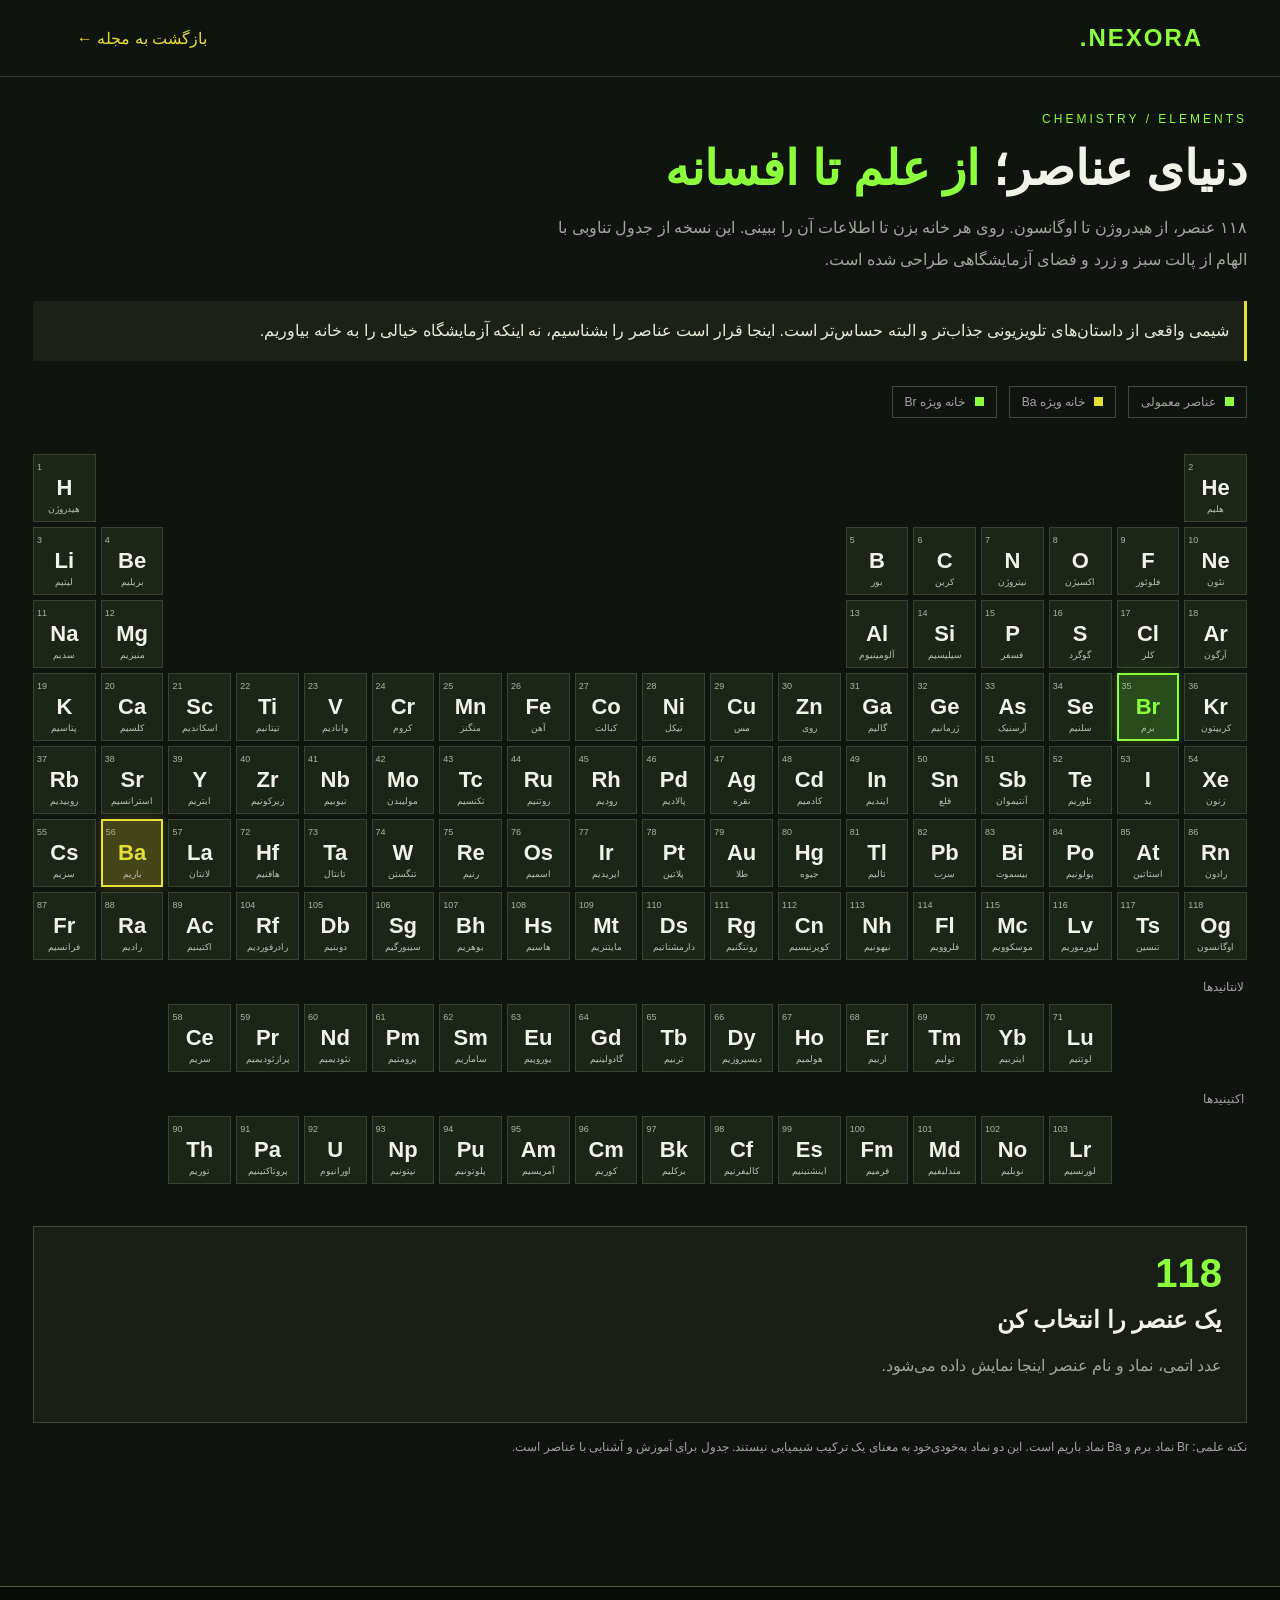
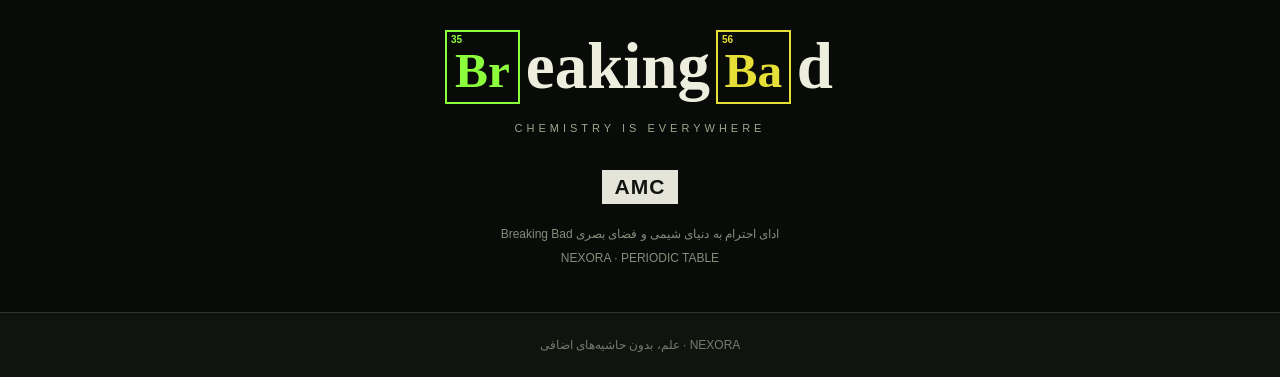
<file: articles/periodic-table.html>
<!DOCTYPE html>
<html lang="fa" dir="rtl">
<head>
<meta charset="UTF-8">
<meta name="viewport" content="width=device-width, initial-scale=1">
<meta name="theme-color" content="#10140f">
<title>NEXORA | جدول تناوبی</title>
<style>
:root {
  --bg: #10140f;
  --panel: #191f17;
  --green: #8cff3d;
  --yellow: #e5df38;
  --text: #f1f3e9;
  --muted: #a0a69a;
}
* { box-sizing: border-box; }
body {
  margin: 0;
  background: var(--bg);
  color: var(--text);
  font-family: Tahoma, Arial, sans-serif;
}
header {
  padding: 24px 6%;
  border-bottom: 1px solid #343b2c;
  display: flex;
  justify-content: space-between;
  align-items: center;
}
.logo {
  color: var(--green);
  font-size: 24px;
  font-weight: bold;
  text-decoration: none;
  letter-spacing: 2px;
}
.back { color: var(--yellow); text-decoration: none; }
main { max-width: 1250px; margin: auto; padding: 35px 18px 60px; }
.eyebrow {
  color: var(--green);
  letter-spacing: 3px;
  font-size: 12px;
  direction: ltr;
  text-align: right;
}
h1 { font-size: clamp(27px, 5vw, 48px); margin: 14px 0; }
h1 span { color: var(--green); }
.intro { color: var(--muted); line-height: 2; max-width: 720px; }
.warning {
  margin: 25px 0;
  padding: 15px;
  border-right: 3px solid var(--yellow);
  background: #1c2117;
  color: #e7e9d9;
  line-height: 1.9;
}
.legend {
  display: flex; gap: 12px; flex-wrap: wrap;
  margin: 24px 0;
}
.legend span {
  border: 1px solid #41483b;
  padding: 8px 12px;
  color: var(--muted);
  font-size: 12px;
}
.legend i {
  display: inline-block; width: 9px; height: 9px;
  margin-left: 6px; background: var(--green);
}
.legend .yellow { background: var(--yellow); }
.table-wrap {
  overflow-x: auto;
  padding: 12px 0 22px;
  direction: ltr;
}
.periodic {
  display: grid;
  grid-template-columns: repeat(18, minmax(47px, 1fr));
  gap: 5px;
  min-width: 940px;
}
.element {
  min-height: 68px;
  position: relative;
  padding: 5px 3px;
  border: 1px solid #394333;
  background: #1b2619;
  color: var(--text);
  cursor: pointer;
  transition: .18s ease;
  text-align: center;
  font-family: inherit;
}
.element:hover, .element:focus-visible {
  border-color: var(--green);
  background: #263c20;
  transform: translateY(-2px);
  outline: none;
}
.element .num {
  display: block; text-align: left;
  font-size: 9px; color: #aab69f;
}
.element .symbol {
  display: block; font-size: 22px;
  font-weight: bold; margin: 3px 0;
}
.element .ename {
  display: block; font-size: 9px; color: #b8c2b0;
}
.element.special-br {
  background: #284c1b;
  border: 2px solid var(--green);
  box-shadow: 0 0 12px #8cff3d38;
}
.element.special-ba {
  background: #46451a;
  border: 2px solid var(--yellow);
  box-shadow: 0 0 12px #e5df3838;
}
.element.special-br .symbol { color: var(--green); }
.element.special-ba .symbol { color: var(--yellow); }
.series-title {
  grid-column: 1 / -1;
  color: var(--muted);
  font-size: 12px;
  text-align: right;
  padding: 15px 3px 5px;
}
.detail {
  margin-top: 20px;
  padding: 24px;
  border: 1px solid #41483b;
  background: var(--panel);
  min-height: 150px;
}
.detail .big {
  color: var(--green);
  font-size: 40px;
  font-weight: bold;
  direction: ltr;
  display: inline-block;
}
.detail h2 { margin: 10px 0; }
.detail p { color: var(--muted); line-height: 2; }
.note { color: var(--muted); font-size: 12px; line-height: 2; }
footer {
  padding: 25px;
  text-align: center;
  color: #747d6c;
  border-top: 1px solid #30372a;
  font-size: 12px;
}
@media(max-width:600px) {
  main { padding: 25px 12px 40px; }
  header { padding: 18px; }
  .element { min-height: 62px; }
}

.nexora-bb-signature {
  margin-top: 55px;
  padding: 42px 12px;
  text-align: center;
  background: #080b07;
  border-top: 1px solid #52613b;
}
.nexora-bb-title {
  direction: ltr;
  display: flex;
  justify-content: center;
  align-items: center;
  flex-wrap: wrap;
  gap: 4px;
  color: #eeeede;
  font-family: Georgia, serif;
  font-size: clamp(30px, 8vw, 65px);
  font-weight: 900;
}
.nexora-bb-tile {
  width: 1.12em;
  height: 1.12em;
  display: inline-flex;
  align-items: center;
  justify-content: center;
  position: relative;
  border: 2px solid #8cff3d;
  color: #8cff3d;
  line-height: 1;
}
.nexora-bb-tile.ba {
  border-color: #e5df38;
  color: #e5df38;
}
.nexora-bb-tile small {
  position: absolute;
  top: 2px;
  right: 3px;
  font: 9px Arial, sans-serif;
}
.nexora-bb-word { padding: 0 2px; }
.nexora-bb-subtitle {
  margin-top: 18px;
  color: #9ca88d;
  font: 11px Arial, sans-serif;
  letter-spacing: 4px;
  direction: ltr;
}
.nexora-amc {
  display: inline-block;
  margin-top: 25px;
  padding: 5px 13px;
  background: #e4e4d9;
  color: #11140f;
  font: 900 21px Arial, sans-serif;
  letter-spacing: 1px;
}
.nexora-bb-caption {
  margin: 18px auto 0;
  max-width: 440px;
  color: #858d7d;
  font-size: 12px;
  line-height: 2;
}


/* Fix atomic numbers in the Breaking Bad signature */
.nexora-bb-tile {
  width: 1.15em;
  height: 1.15em;
  box-sizing: border-box;
  display: inline-flex;
  align-items: center;
  justify-content: center;
  position: relative;
  padding-top: 8px;
  overflow: hidden;
}
.nexora-bb-tile small {
  position: absolute;
  top: 3px;
  left: 4px;
  right: auto;
  font: bold 10px Arial, sans-serif;
  line-height: 1;
}
.nexora-bb-tile b {
  display: block;
  font-size: .76em;
  line-height: 1;
  font-weight: 900;
}


.element-facts {
  display: grid;
  grid-template-columns: repeat(auto-fit, minmax(220px, 1fr));
  gap: 8px;
  margin-top: 18px;
}

.element-facts p {
  margin: 0;
  padding: 10px 12px;
  border: 1px solid var(--line, #40513b);
  border-radius: 8px;
  background: rgba(241, 243, 233, 0.04);
  overflow-wrap: anywhere;
}

.element-facts strong {
  color: #d7df72;
}

@media (max-width: 600px) {
  .element-facts {
    grid-template-columns: 1fr;
  }
}

/* ELEMENT FACTS STYLE */
</style>
</head>
<body>
<header>
  <a class="logo" href="../index.html">NEXORA<span>.</span></a>
  <a class="back" href="../index.html">بازگشت به مجله ←</a>
</header>

<main>
  <div class="eyebrow">CHEMISTRY / ELEMENTS</div>
  <h1>دنیای عناصر؛ <span>از علم تا افسانه</span></h1>
  <p class="intro">
    ۱۱۸ عنصر، از هیدروژن تا اوگانسون. روی هر خانه بزن تا اطلاعات آن را ببینی.
    این نسخه از جدول تناوبی با الهام از پالت سبز و زرد و فضای آزمایشگاهی
    طراحی شده است.
  </p>

  <div class="warning">
    شیمی واقعی از داستان‌های تلویزیونی جذاب‌تر و البته حساس‌تر است.
    اینجا قرار است عناصر را بشناسیم، نه اینکه آزمایشگاه خیالی را به خانه بیاوریم.
  </div>

  <div class="legend">
    <span><i></i> عناصر معمولی</span>
    <span><i class="yellow"></i> خانه ویژه Ba</span>
    <span><i></i> خانه ویژه Br</span>
  </div>

  <div class="table-wrap">
    <div class="periodic" id="periodic"></div>
  </div>

  <section class="detail" id="detail" aria-live="polite">
    <div class="big">118</div>
    <h2>یک عنصر را انتخاب کن</h2>
    <p>عدد اتمی، نماد و نام عنصر اینجا نمایش داده می‌شود.</p>
  </section>

  <p class="note">
    نکته علمی: Br نماد برم و Ba نماد باریم است. این دو نماد به‌خودی‌خود
    به معنای یک ترکیب شیمیایی نیستند. جدول برای آموزش و آشنایی با عناصر است.
  </p>
</main>


<section class="nexora-bb-signature">
  <div class="nexora-bb-title">
    <span class="nexora-bb-tile"><small>35</small><b>Br</b></span>
    <span class="nexora-bb-word">eaking</span>
    <span class="nexora-bb-tile ba"><small>56</small><b>Ba</b></span>
    <span class="nexora-bb-word">d</span>
  </div>
  <p class="nexora-bb-subtitle">CHEMISTRY IS EVERYWHERE</p>
  <div class="nexora-amc">AMC</div>
  <p class="nexora-bb-caption">
    ادای احترام به دنیای شیمی و فضای بصری Breaking Bad
    <br>NEXORA · PERIODIC TABLE
  </p>
</section>

<footer>NEXORA · علم، بدون حاشیه‌های اضافی</footer>

<script src="elements-data.js"></script>
<script>
const periods = [
  ["H","He"],
  ["Li","Be","B","C","N","O","F","Ne"],
  ["Na","Mg","Al","Si","P","S","Cl","Ar"],
  ["K","Ca","Sc","Ti","V","Cr","Mn","Fe","Co","Ni","Cu","Zn","Ga","Ge","As","Se","Br","Kr"],
  ["Rb","Sr","Y","Zr","Nb","Mo","Tc","Ru","Rh","Pd","Ag","Cd","In","Sn","Sb","Te","I","Xe"],
  ["Cs","Ba","La","Hf","Ta","W","Re","Os","Ir","Pt","Au","Hg","Tl","Pb","Bi","Po","At","Rn"],
  ["Fr","Ra","Ac","Rf","Db","Sg","Bh","Hs","Mt","Ds","Rg","Cn","Nh","Fl","Mc","Lv","Ts","Og"]
];

const lanth = ["Ce","Pr","Nd","Pm","Sm","Eu","Gd","Tb","Dy","Ho","Er","Tm","Yb","Lu"];
const actin = ["Th","Pa","U","Np","Pu","Am","Cm","Bk","Cf","Es","Fm","Md","No","Lr"];

const names = {
H:"هیدروژن",He:"هلیم",Li:"لیتیم",Be:"بریلیم",B:"بور",C:"کربن",
N:"نیتروژن",O:"اکسیژن",F:"فلوئور",Ne:"نئون",Na:"سدیم",Mg:"منیزیم",
Al:"آلومینیوم",Si:"سیلیسیم",P:"فسفر",S:"گوگرد",Cl:"کلر",Ar:"آرگون",
K:"پتاسیم",Ca:"کلسیم",Sc:"اسکاندیم",Ti:"تیتانیم",V:"وانادیم",
Cr:"کروم",Mn:"منگنز",Fe:"آهن",Co:"کبالت",Ni:"نیکل",Cu:"مس",
Zn:"روی",Ga:"گالیم",Ge:"ژرمانیم",As:"آرسنیک",Se:"سلنیم",
Br:"برم",Kr:"کریپتون",Rb:"روبیدیم",Sr:"استرانسیم",Y:"ایتریم",
Zr:"زیرکونیم",Nb:"نیوبیم",Mo:"مولیبدن",Tc:"تکنسیم",Ru:"روتنیم",
Rh:"رودیم",Pd:"پالادیم",Ag:"نقره",Cd:"کادمیم",In:"ایندیم",
Sn:"قلع",Sb:"آنتیموان",Te:"تلوریم",I:"ید",Xe:"زنون",
Cs:"سزیم",Ba:"باریم",La:"لانتان",Ce:"سریم",Pr:"پرازئودیمیم",
Nd:"نئودیمیم",Pm:"پرومتیم",Sm:"ساماریم",Eu:"یوروپیم",
Gd:"گادولینیم",Tb:"تربیم",Dy:"دیسپروزیم",Ho:"هولمیم",
Er:"اربیم",Tm:"تولیم",Yb:"ایتربیم",Lu:"لوتتیم",
Hf:"هافنیم",Ta:"تانتال",W:"تنگستن",Re:"رنیم",Os:"اسمیم",
Ir:"ایریدیم",Pt:"پلاتین",Au:"طلا",Hg:"جیوه",Tl:"تالیم",
Pb:"سرب",Bi:"بیسموت",Po:"پولونیم",At:"استاتین",Rn:"رادون",
Fr:"فرانسیم",Ra:"رادیم",Ac:"اکتینیم",Th:"توریم",Pa:"پروتاکتینیم",
U:"اورانیوم",Np:"نپتونیم",Pu:"پلوتونیم",Am:"آمریسیم",
Cm:"کوریم",Bk:"برکلیم",Cf:"کالیفرنیم",Es:"اینشتینیم",
Fm:"فرمیم",Md:"مندلیفیم",No:"نوبلیم",Lr:"لورنسیم",
Rf:"رادرفوردیم",Db:"دوبنیم",Sg:"سیبورگیم",Bh:"بوهریم",
Hs:"هاسیم",Mt:"مایتنریم",Ds:"دارمشتاتیم",Rg:"رونتگنیم",
Cn:"کوپرنیسیم",Nh:"نیهونیم",Fl:"فلروویم",Mc:"موسکوویم",
Lv:"لیورموریم",Ts:"تنسین",Og:"اوگانسون"
};

const symbols = [
"H","He","Li","Be","B","C","N","O","F","Ne","Na","Mg","Al","Si","P","S","Cl","Ar",
"K","Ca","Sc","Ti","V","Cr","Mn","Fe","Co","Ni","Cu","Zn","Ga","Ge","As","Se","Br","Kr",
"Rb","Sr","Y","Zr","Nb","Mo","Tc","Ru","Rh","Pd","Ag","Cd","In","Sn","Sb","Te","I","Xe",
"Cs","Ba","La","Ce","Pr","Nd","Pm","Sm","Eu","Gd","Tb","Dy","Ho","Er","Tm","Yb","Lu",
"Hf","Ta","W","Re","Os","Ir","Pt","Au","Hg","Tl","Pb","Bi","Po","At","Rn",
"Fr","Ra","Ac","Th","Pa","U","Np","Pu","Am","Cm","Bk","Cf","Es","Fm","Md","No","Lr",
"Rf","Db","Sg","Bh","Hs","Mt","Ds","Rg","Cn","Nh","Fl","Mc","Lv","Ts","Og"
];

const atomic = Object.fromEntries(symbols.map((s,i) => [s,i+1]));
const grid = document.getElementById("periodic");

function addElement(symbol, row, col) {
  const z = atomic[symbol];
  if (!z) return;

  const button = document.createElement("button");
  button.type = "button";
  button.className = "element";
  button.style.gridRow = row;
  button.style.gridColumn = col;

  if (symbol === "Br") button.classList.add("special-br");
  if (symbol === "Ba") button.classList.add("special-ba");

  const num = document.createElement("span");
  num.className = "num";
  num.textContent = z;

  const sym = document.createElement("span");
  sym.className = "symbol";
  sym.textContent = symbol;

  const name = document.createElement("span");
  name.className = "ename";
  name.textContent = names[symbol] || "عنصر";

  button.append(num, sym, name);
  button.setAttribute("aria-label", (names[symbol] || symbol) + "، " + symbol);

  button.addEventListener("click", () => {
    grid.querySelectorAll(".element").forEach(el => el.style.outline = "");
    button.style.outline = "2px solid #f1f3e9";

    const detail = document.getElementById("detail");
    detail.replaceChildren();

    const big = document.createElement("div");
    big.className = "big";
    big.textContent = symbol;

    const heading = document.createElement("h2");
    heading.textContent = names[symbol] || "عنصر شیمیایی";

    const data = window.ELEMENTS_DATA?.[symbol] || {};

    const info = document.createElement("p");
    info.textContent = "عدد اتمی: " + z +
      " · نماد شیمیایی: " + symbol +
      " · تعداد پروتون‌ها: " + z;

    detail.append(big, heading, info);

    const fields = [
      ["نام انگلیسی", data.en],
      ["جرم اتمی استاندارد", data.mass],
      ["گروه", data.group],
      ["دوره", data.period],
      ["دسته شیمیایی", data.type],
      ["حالت فیزیکی", data.state],
      ["آرایش الکترونی", data.config],
      ["ظاهر", data.appearance],
      ["چگالی", data.density],
      ["نقطه ذوب", data.melt],
      ["نقطه جوش", data.boil],
      ["کاشف", data.discovered],
      ["درباره عنصر", data.summary],
      ["منبع", data.source],
      ["کاربردها", data.uses],
      ["نکات ایمنی", data.safety]
    ];

    const list = document.createElement("div");
    list.className = "element-facts";

    fields.forEach(([label, value]) => {
      if (value === undefined || value === null || value === "") return;

      const row = document.createElement("p");
      const strong = document.createElement("strong");
      strong.textContent = label + ": ";
      row.append(strong, document.createTextNode(String(value)));
      list.appendChild(row);
    });

    if (list.childElementCount) detail.appendChild(list);
  });

  grid.appendChild(button);
}

/* دوره اول: هیدروژن گروه ۱ و هلیم گروه ۱۸ */
addElement("H", 1, 1);
addElement("He", 1, 18);

/* دوره‌های دوم و سوم: دو گروه سمت چپ و شش گروه سمت راست */
periods[1].forEach((s,i) => addElement(s, 2, i < 2 ? i+1 : i+11));
periods[2].forEach((s,i) => addElement(s, 3, i < 2 ? i+1 : i+11));

/* دوره‌های چهارم تا هفتم */
periods.slice(3).forEach((period,index) => {
  const row = index + 4;
  period.forEach((symbol,i) => addElement(symbol,row,i+1));
});

/* دو ردیف جدا برای عناصر بلوک f */
const title1 = document.createElement("div");
title1.className = "series-title";
title1.textContent = "لانتانیدها";
title1.style.gridRow = 8;
grid.appendChild(title1);
lanth.forEach((s,i) => addElement(s,9,i+3));

const title2 = document.createElement("div");
title2.className = "series-title";
title2.textContent = "اکتینیدها";
title2.style.gridRow = 10;
grid.appendChild(title2);
actin.forEach((s,i) => addElement(s,11,i+3));
</script>
</body>
</html>
</file>
<file: style.css>
@import url('https://fonts.googleapis.com/css2?family=Vazirmatn:wght@400;500;600;700;800&display=swap');

:root {
  --bg: #090909;
  --panel: #111111;
  --panel-hover: #191919;
  --text: #f4f4f4;
  --muted: #929292;
  --line: #292929;
  --white: #ffffff;
}

* {
  box-sizing: border-box;
  margin: 0;
  padding: 0;
}

html {
  scroll-behavior: smooth;
  scroll-padding-top: 90px;
}

body {
  background: var(--bg);
  color: var(--text);
  font-family: 'Vazirmatn', Tahoma, sans-serif;
  line-height: 1.9;
  -webkit-font-smoothing: antialiased;
}

a {
  color: inherit;
  text-decoration: none;
}

button,
input {
  font: inherit;
}

button {
  cursor: pointer;
}

.topbar {
  min-height: 82px;
  padding: 16px 7%;
  display: flex;
  align-items: center;
  justify-content: space-between;
  gap: 24px;
  border-bottom: 1px solid var(--line);
  background: #090909;
}

.logo {
  direction: ltr;
  font-family: Arial, sans-serif;
  font-size: 28px;
  font-weight: 800;
  letter-spacing: -1.5px;
  white-space: nowrap;
}

.logo span {
  color: #777;
}

.topbar nav {
  display: flex;
  flex-wrap: wrap;
  gap: 28px;
}

.topbar nav a {
  color: #bcbcbc;
  font-size: 13px;
  transition: color 0.2s;
}

.topbar nav a:hover {
  color: white;
}

.edition {
  border: 1px solid var(--line);
  padding: 4px 12px;
  color: var(--muted);
  font-size: 11px;
  white-space: nowrap;
}

.hero {
  min-height: 510px;
  padding: 80px 9%;
  display: grid;
  grid-template-columns: 1.15fr 0.85fr;
  align-items: center;
  gap: 55px;
  border-bottom: 1px solid var(--line);
  overflow: hidden;
}

.eyebrow {
  color: #a3a3a3;
  font-size: 12px;
  letter-spacing: 1px;
  margin-bottom: 15px;
}

.hero h1 {
  font-size: clamp(32px, 4.5vw, 54px);
  line-height: 1.65;
  font-weight: 800;
  letter-spacing: -1.5px;
}

.hero-description {
  max-width: 520px;
  margin-top: 20px;
  color: #a5a5a5;
  font-size: 14px;
  line-height: 2.3;
}

.hero-button {
  display: inline-flex;
  align-items: center;
  gap: 18px;
  margin-top: 28px;
  padding: 11px 22px;
  background: white;
  color: black;
  font-size: 13px;
  font-weight: 700;
  transition: background 0.2s, transform 0.2s;
}

.hero-button:hover {
  background: #d7d7d7;
  transform: translateY(-2px);
}

.hero-art {
  min-height: 310px;
  position: relative;
  display: grid;
  place-items: center;
  isolation: isolate;
}

.hero-art::before {
  content: "";
  position: absolute;
  width: 280px;
  height: 280px;
  background: radial-gradient(circle, #303030 0%, #151515 40%, transparent 72%);
  z-index: -2;
}

.planet {
  width: 145px;
  height: 145px;
  border-radius: 50%;
  background: radial-gradient(circle at 30% 25%, #f0f0f0, #777 35%, #292929 72%, #111);
  box-shadow: 0 0 65px #ffffff14, inset -15px -12px 30px #000;
  animation: float 6s ease-in-out infinite;
}

.orbit {
  position: absolute;
  width: 240px;
  height: 95px;
  border: 1px solid #777;
  border-radius: 50%;
  transform: rotate(-32deg);
}

.orbit-two {
  width: 285px;
  height: 125px;
  border-color: #454545;
  transform: rotate(45deg);
}

.art-label {
  position: absolute;
  top: 10px;
  right: 0;
  color: #777;
  font: 10px Arial, sans-serif;
  letter-spacing: 2px;
}

.art-number {
  position: absolute;
  bottom: 0;
  left: 12px;
  font: 44px Arial, sans-serif;
  color: #777;
}

@keyframes float {
  0%, 100% { transform: translateY(0); }
  50% { transform: translateY(-12px); }
}

.section {
  padding: 75px 9%;
}

.section-heading {
  display: flex;
  align-items: end;
  justify-content: space-between;
  gap: 20px;
  margin-bottom: 30px;
}

.section-heading h2,
.news h2,
.about h2 {
  font-size: clamp(23px, 3vw, 34px);
  line-height: 1.8;
}

.section-count {
  color: #777;
  direction: ltr;
  font: 12px Arial, sans-serif;
  padding-bottom: 12px;
}

.filters {
  display: flex;
  flex-wrap: wrap;
  gap: 10px;
  margin-bottom: 20px;
}

.filter {
  padding: 7px 17px;
  background: transparent;
  color: #aaa;
  border: 1px solid var(--line);
  font-size: 12px;
  transition: 0.2s;
}

.filter:hover,
.filter.active {
  background: white;
  color: black;
  border-color: white;
}

.search-box {
  display: flex;
  align-items: center;
  gap: 12px;
  max-width: 480px;
  margin-bottom: 30px;
  padding: 10px 15px;
  border: 1px solid var(--line);
  background: var(--panel);
}

.search-box span {
  font-size: 24px;
  color: #888;
}

.search-box input {
  width: 100%;
  background: transparent;
  color: white;
  border: 0;
  outline: none;
  font-size: 13px;
}

.search-box input::placeholder {
  color: #777;
}

.article-grid {
  display: grid;
  grid-template-columns: repeat(2, minmax(0, 1fr));
  gap: 22px;
}

.article-card {
  min-width: 0;
  border: 1px solid var(--line);
  background: var(--panel);
  transition: transform 0.25s, border-color 0.25s;
  overflow: hidden;
}

.article-card:hover {
  transform: translateY(-4px);
  border-color: #656565;
}

.card-art {
  height: 190px;
  position: relative;
  display: flex;
  align-items: center;
  justify-content: center;
  overflow: hidden;
  background-color: #161616;
  border-bottom: 1px solid var(--line);
}

.card-art::before,
.card-art::after {
  content: "";
  position: absolute;
  border: 1px solid #555;
  border-radius: 50%;
}

.card-art::before {
  width: 190px;
  height: 190px;
}

.card-art::after {
  width: 130px;
  height: 130px;
}

.card-art > span {
  position: absolute;
  top: 12px;
  right: 15px;
  color: #aaa;
  font: 12px Arial, sans-serif;
}

.card-art b {
  position: absolute;
  bottom: 15px;
  left: 15px;
  direction: ltr;
  color: #888;
  font: 10px Arial, sans-serif;
  letter-spacing: 2px;
}

.art-space {
  background: radial-gradient(circle at center, #333, #101010 65%);
}

.art-space::before {
  box-shadow: 0 0 40px #ffffff12;
}

.art-invention {
  background: repeating-linear-gradient(135deg, #191919 0, #191919 2px, #101010 2px, #101010 8px);
}

.art-ocean {
  background: radial-gradient(ellipse at bottom, #383838, #111 70%);
}

.art-brain {
  background: radial-gradient(circle at 50% 45%, #454545, #141414 68%);
}

.card-content {
  padding: 23px;
}

.card-meta {
  color: #929292;
  font-size: 11px;
  margin-bottom: 10px;
}

.card-content h3 {
  font-size: 18px;
  line-height: 1.9;
  margin-bottom: 10px;
}

.card-content > p:not(.card-meta) {
  color: #999;
  font-size: 12px;
  line-height: 2.2;
}

.read-link {
  display: inline-flex;
  gap: 14px;
  align-items: center;
  margin-top: 20px;
  color: #eee;
  font-size: 12px;
}

.read-link span {
  transition: transform 0.2s;
}

.read-link:hover span {
  transform: translateX(-4px);
}

.empty-message {
  padding: 30px 0;
  color: #aaa;
  font-size: 14px;
}

.news {
  display: flex;
  align-items: center;
  justify-content: space-between;
  gap: 35px;
  border-top: 1px solid var(--line);
  border-bottom: 1px solid var(--line);
  background: #101010;
}

.news > div {
  max-width: 650px;
}

.news > div > p:last-child,
.about > p:last-child {
  margin-top: 15px;
  color: #999;
  font-size: 13px;
  line-height: 2.4;
}

.news-symbol {
  direction: ltr;
  font: 20px Arial, sans-serif;
  color: #777;
  white-space: nowrap;
}

.about {
  max-width: 1000px;
}

footer {
  padding: 38px 9%;
  border-top: 1px solid var(--line);
  display: flex;
  align-items: center;
  justify-content: space-between;
  gap: 20px;
  flex-wrap: wrap;
}

footer > p {
  color: #999;
  font-size: 12px;
}

footer .credit {
  color: #ddd;
}

footer small {
  width: 100%;
  color: #666;
  font-size: 10px;
  text-align: left;
  direction: ltr;
}

[hidden] {
  display: none !important;
}

@media (max-width: 850px) {
  .topbar {
    padding: 15px 5%;
    flex-wrap: wrap;
  }

  .topbar nav {
    order: 3;
    width: 100%;
    gap: 18px;
  }

  .hero {
    padding: 55px 7%;
    grid-template-columns: 1fr;
    gap: 20px;
  }

  .hero-art {
    min-height: 260px;
  }

  .section {
    padding: 55px 7%;
  }
}

@media (max-width: 560px) {
  .topbar nav {
    gap: 12px;
  }

  .topbar nav a {
    font-size: 11px;
  }

  .edition {
    font-size: 10px;
  }

  .hero {
    padding-top: 45px;
  }

  .hero h1 {
    font-size: 32px;
  }

  .hero-art {
    min-height: 240px;
  }

  .planet {
    width: 115px;
    height: 115px;
  }

  .orbit {
    width: 200px;
    height: 80px;
  }

  .orbit-two {
    width: 235px;
    height: 105px;
  }

  .section {
    padding: 45px 5%;
  }

  .article-grid {
    grid-template-columns: 1fr;
  }

  .card-art {
    height: 170px;
  }

  .section-heading h2 {
    font-size: 23px;
  }

  .news {
    align-items: start;
  }

  .news-symbol {
    font-size: 14px;
  }

  footer {
    padding: 30px 5%;
  }
}

@media (prefers-reduced-motion: reduce) {
  *,
  *::before,
  *::after {
    scroll-behavior: auto !important;
    animation: none !important;
    transition: none !important;
  }
}
</file>
